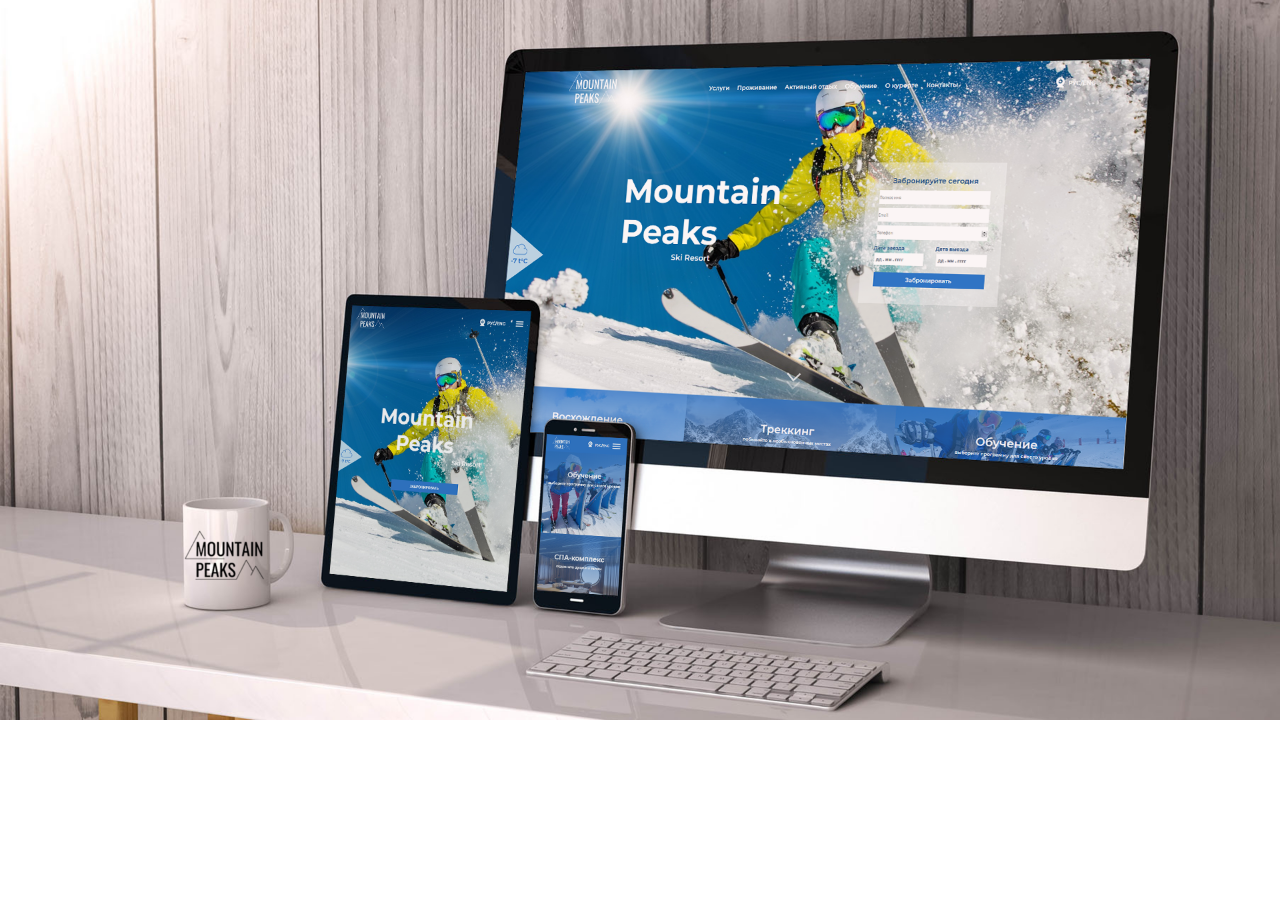
<file: index.html>
<!DOCTYPE html>
<html lang="ru">
    <head>
        <title>Ski resort project group #9</title>
        <meta charset="UTF-8">
        <meta name="viewport" content="width=device-width, initial-scale=1">

        <link href="https://fonts.googleapis.com/css?family=Montserrat:300,400,600&amp;subset=latin-ext" rel="stylesheet">

        <!-- CSS -->
        <link href="css/presentation.css" rel="stylesheet">

        <!-- JS -->
        <script src="js/modernizr-2.8.3.min.js"></script>
        <script src="js/jquery-3.2.1.min.js"></script>
    </head>
    <body>
        <div class="site" id="page">

            <section class="hero-section hero-section--image clearfix clip">
                <div class="hero-section__wrap">
                    <div class="hero-section__option">
                        <img src="images/mockupskiresort.png" alt="Hero section image">
                    </div>
                    
                    <div class="container">
                        <div class="row">
                            <div class="offset-lg-2 col-lg-8">
                                <div class="title-01 title-01--11 text-center">
                                    <h2 class="title__heading">
                                        <span>Мы</span>
                                        <strong class="hero-section__words">
                                            <span class="title__effect is-visible">команда</span>
                                            <span class="title__effect">креативны</span>
                                            <span class="title__effect">свободны</span>
                                            <span class="title__effect">лучшие</span>
                                        </strong>
                                    </h2>
                                    <div class="title__description">Над проектом "Горнолыжный курорт" работала лучшая команда разработчиков!</div>

                                    <ul class="project">
                                        <li><a href="https://vk.com/id91965594" target="_blank"><img src="images/puzankevich.jpg"><p>Пузанкевич Александр<br><strong>лидер</strong> (программист)</p></a></li>
                                        <li><a href="https://vk.com/v.fomin1998" target="_blank"><img src="images/fomin.jpg"><p>Фомин Владимир<br><strong>верстка</strong></p></a></li>
                                        <li><a href="https://vk.com/ellensummers" target="_blank"><img src="images/pudovkina.jpg"><p>Пудовкина Наталья<br><strong>дизайн</strong></p></a></li>
                                    </ul>

                                    <div class="title__description">Мы любим свое дело!</div>

                                    <a href="https://github.com/Web-developer-Alexander/Ski-resort-site" target="_blank"><img class="github" src="images/GitHub-Mark-Light-64px.png" alt="github"></a>

                                    <div class="title__action"><a href="http://kursyweb.ru/2019-2/project9/main.html" class="btn btn-success">Смотреть проект</a></div>

                                </div>
                            </div>
                        </div>
                    </div>
                </div>
            </section>
        </div>

        <!-- JS -->
        <script src="js/animate-headline.js"></script>
        <script src="js/main.js"></script>
    </body>
</html>
</file>
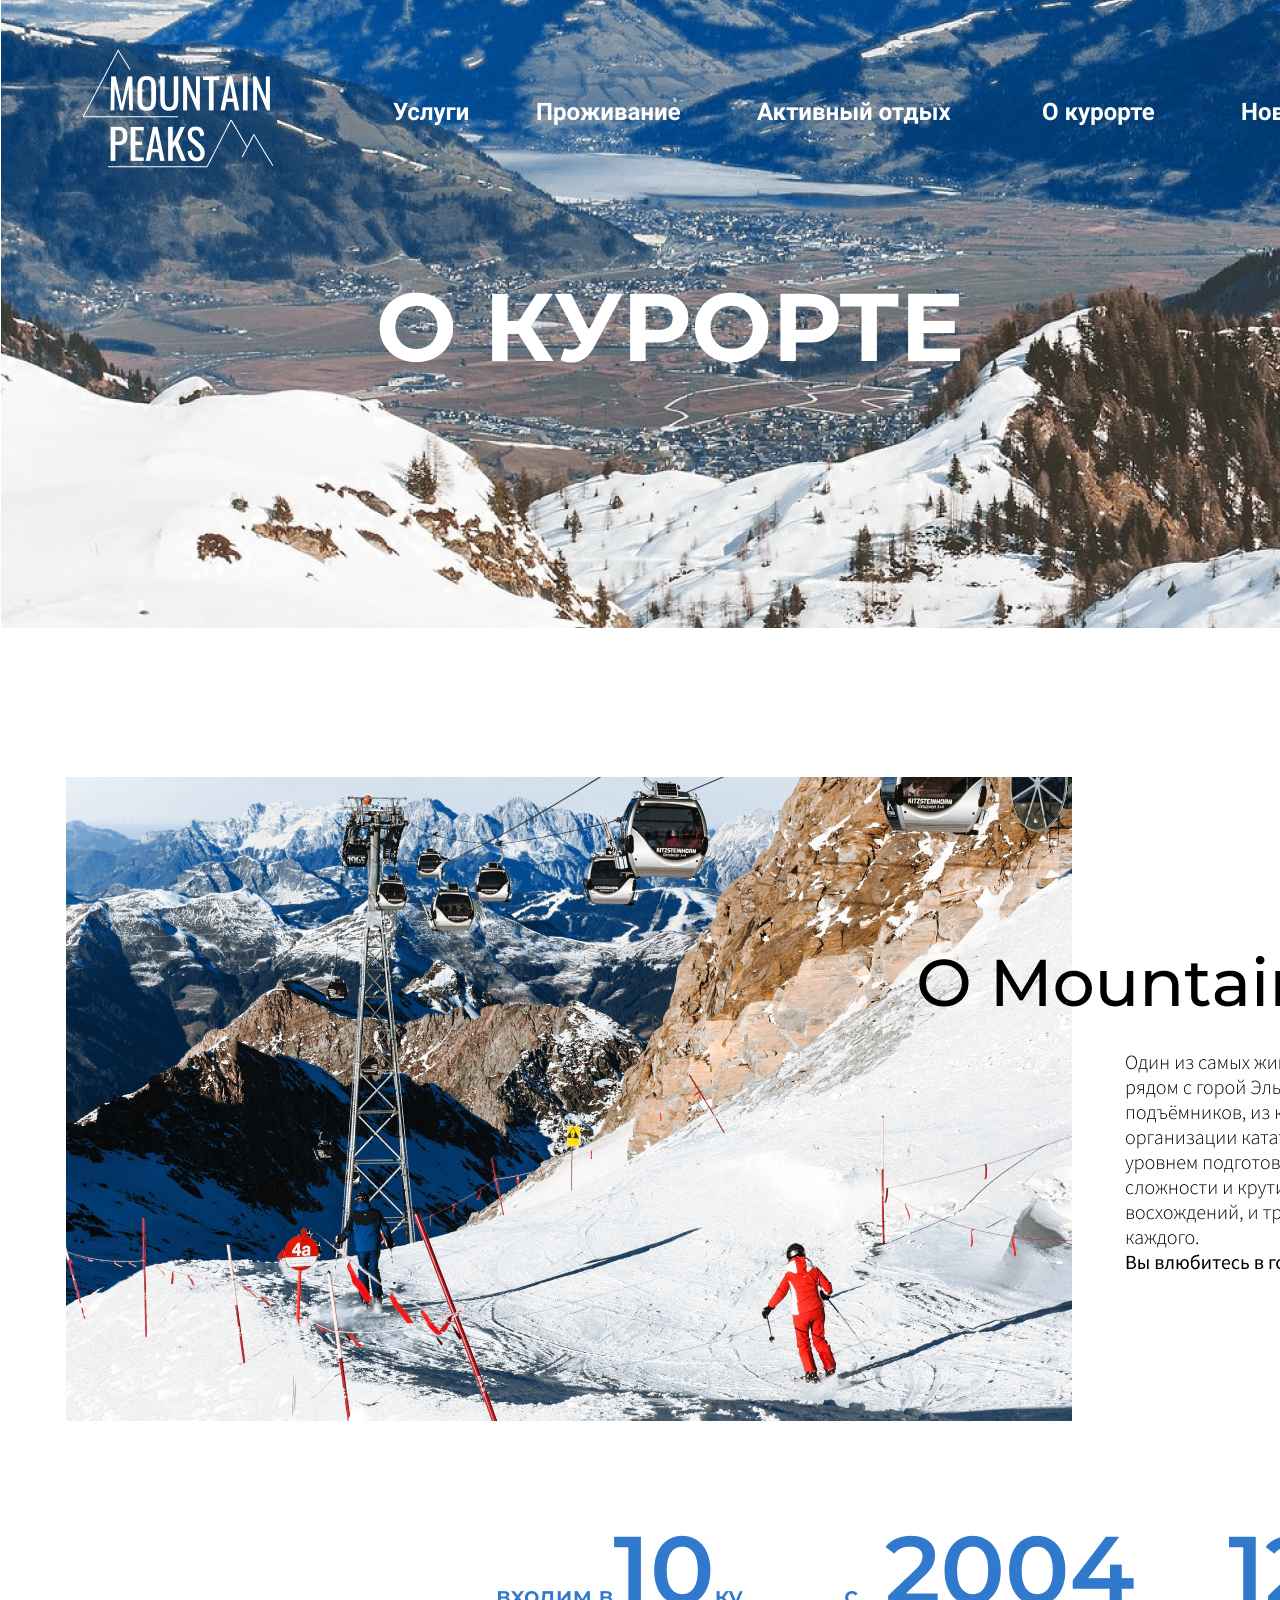
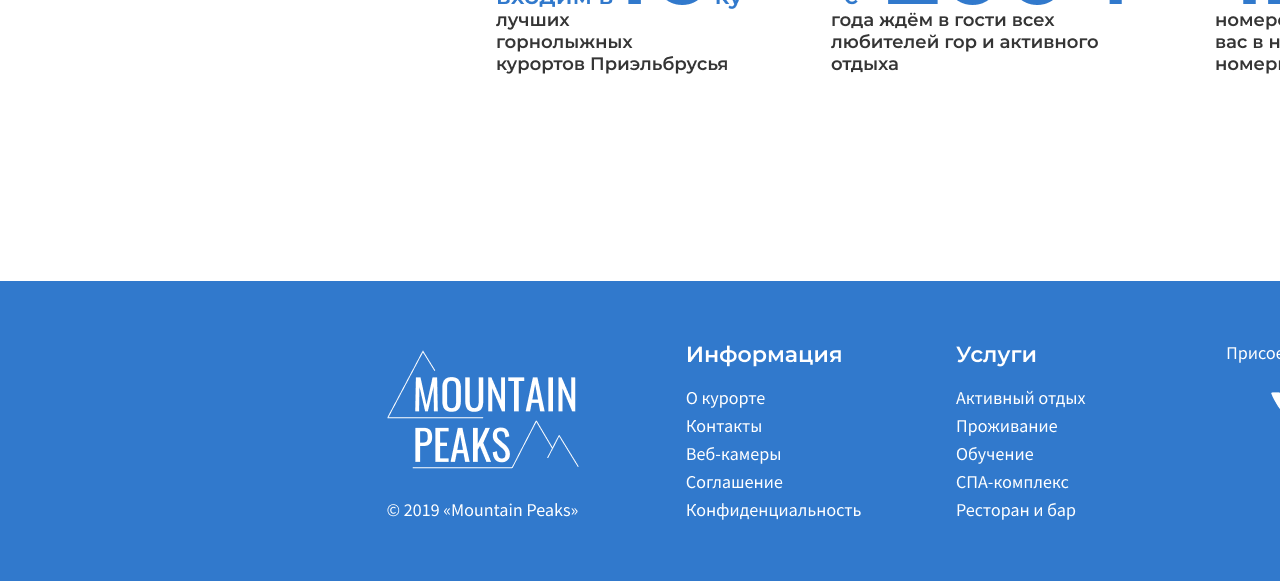
<file: about.html>
<!DOCTYPE html>
<html lang="ru">
<head>
	<meta charset="UTF-8">
	<meta name="viewport" content = "width=device-width, initial-scale=1">
	<title>О горнолыжном курорте Mountain Peaks</title>
	<link rel="stylesheet" type="text/css" href="css/normalize.css">
	<link rel="stylesheet" type="text/css" href="css/style.css">
	<link crossorigin='anonymous' href='https://use.fontawesome.com/releases/v5.8.2/css/all.css' integrity='sha384-oS3vJWv+0UjzBfQzYUhtDYW+Pj2yciDJxpsK1OYPAYjqT085Qq/1cq5FLXAZQ7Ay' rel='stylesheet'/>
	<link href="https://fonts.googleapis.com/css?family=Montserrat:100,200,300,400,500,600,700|Source+Sans+Pro:300,400,600,700&display=swap&subset=cyrillic,cyrillic-ext" rel="stylesheet">
	<link rel="icon" href="images/logo-black.png">
	<meta name="theme-color" content="#3179CC">
	<meta name='robots' content='noindex,follow' />
</head>
<body>

<a href="main.html"><img src="images/about-the-resort.png" alt=""></a>

</body>
</html>
</file>
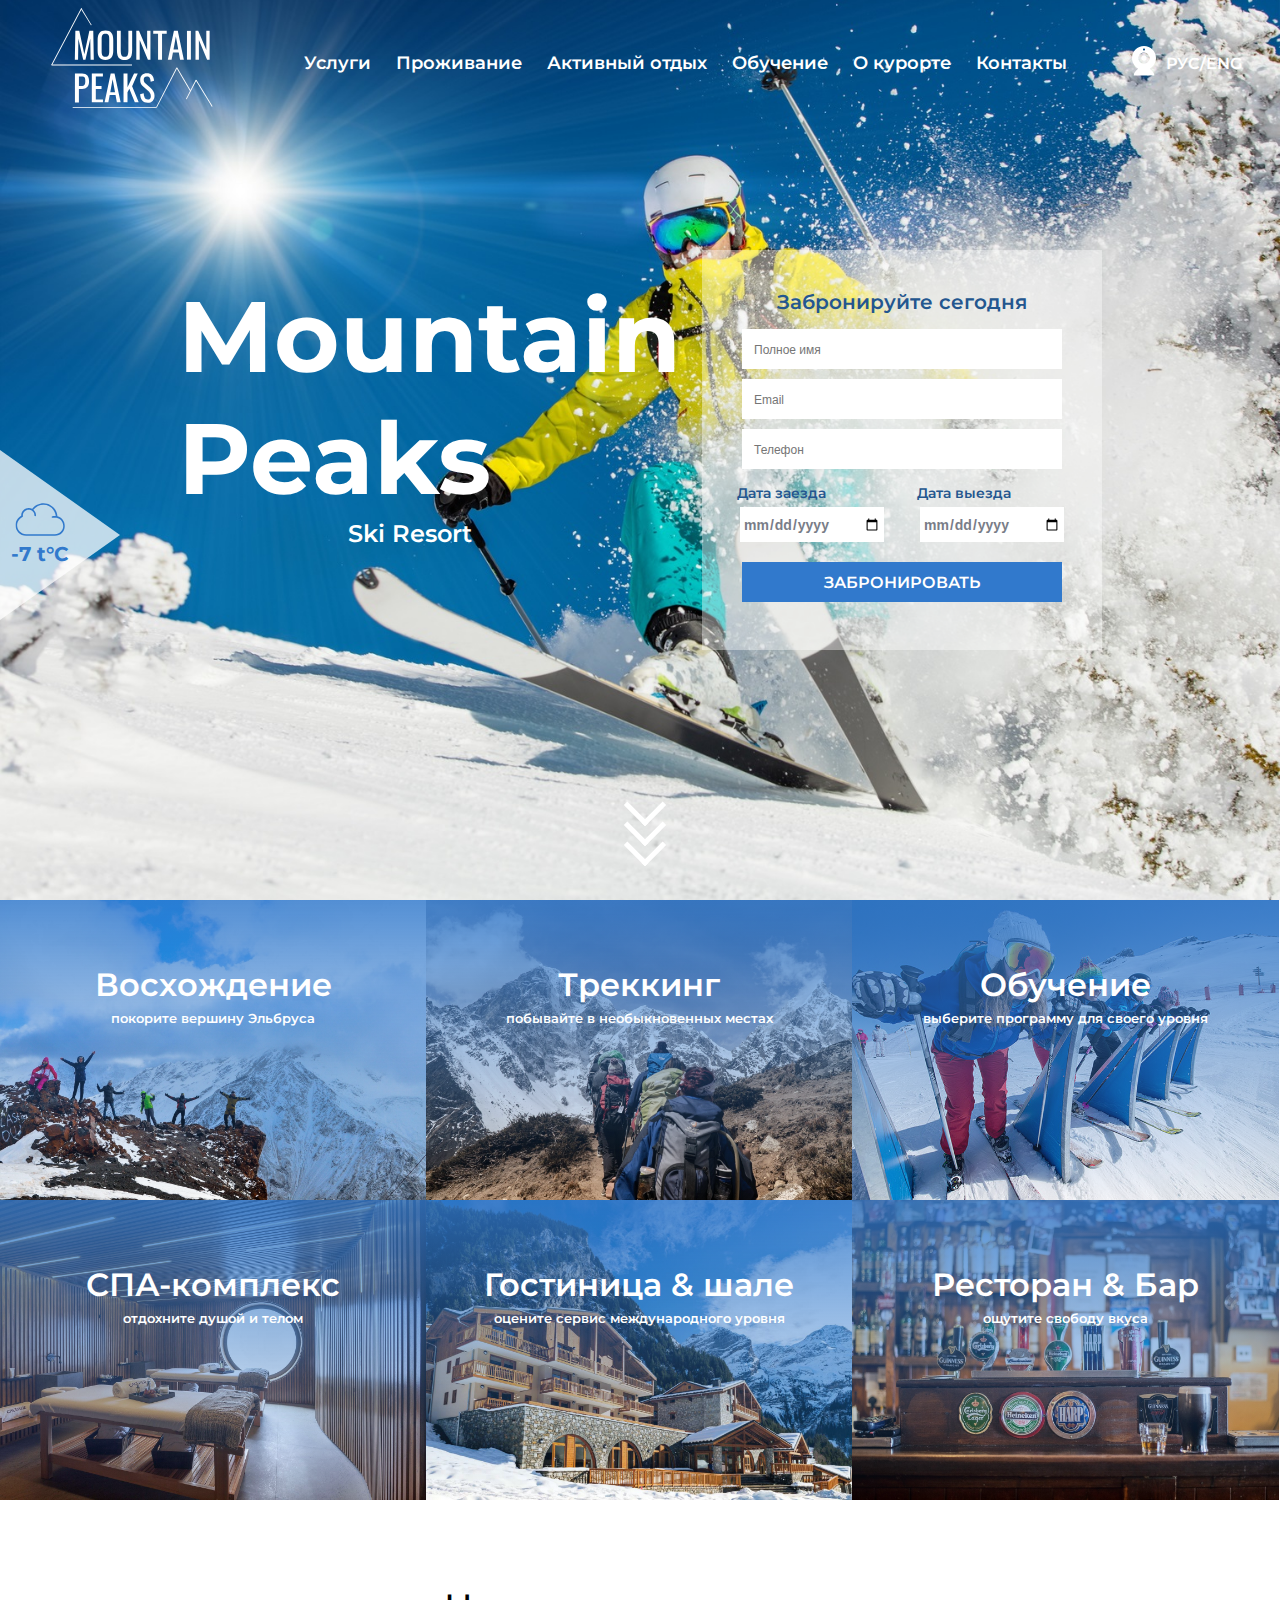
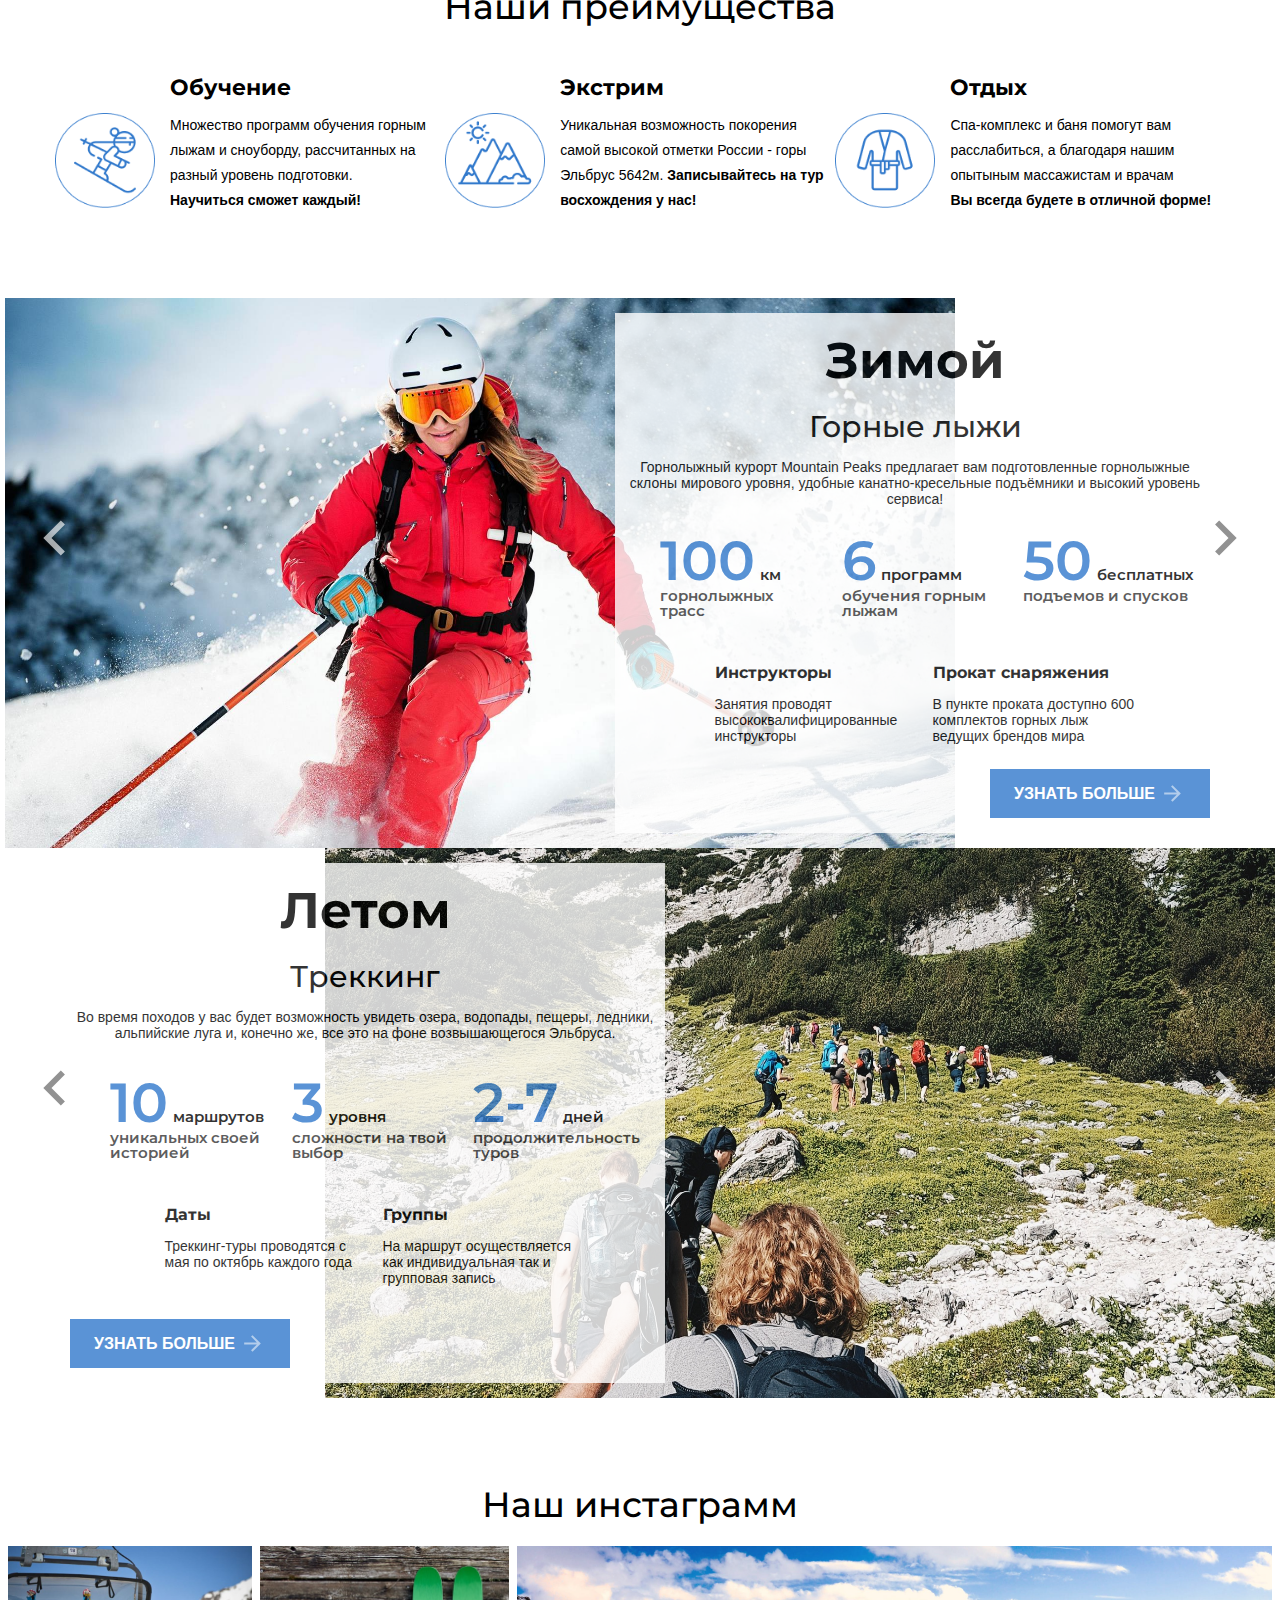
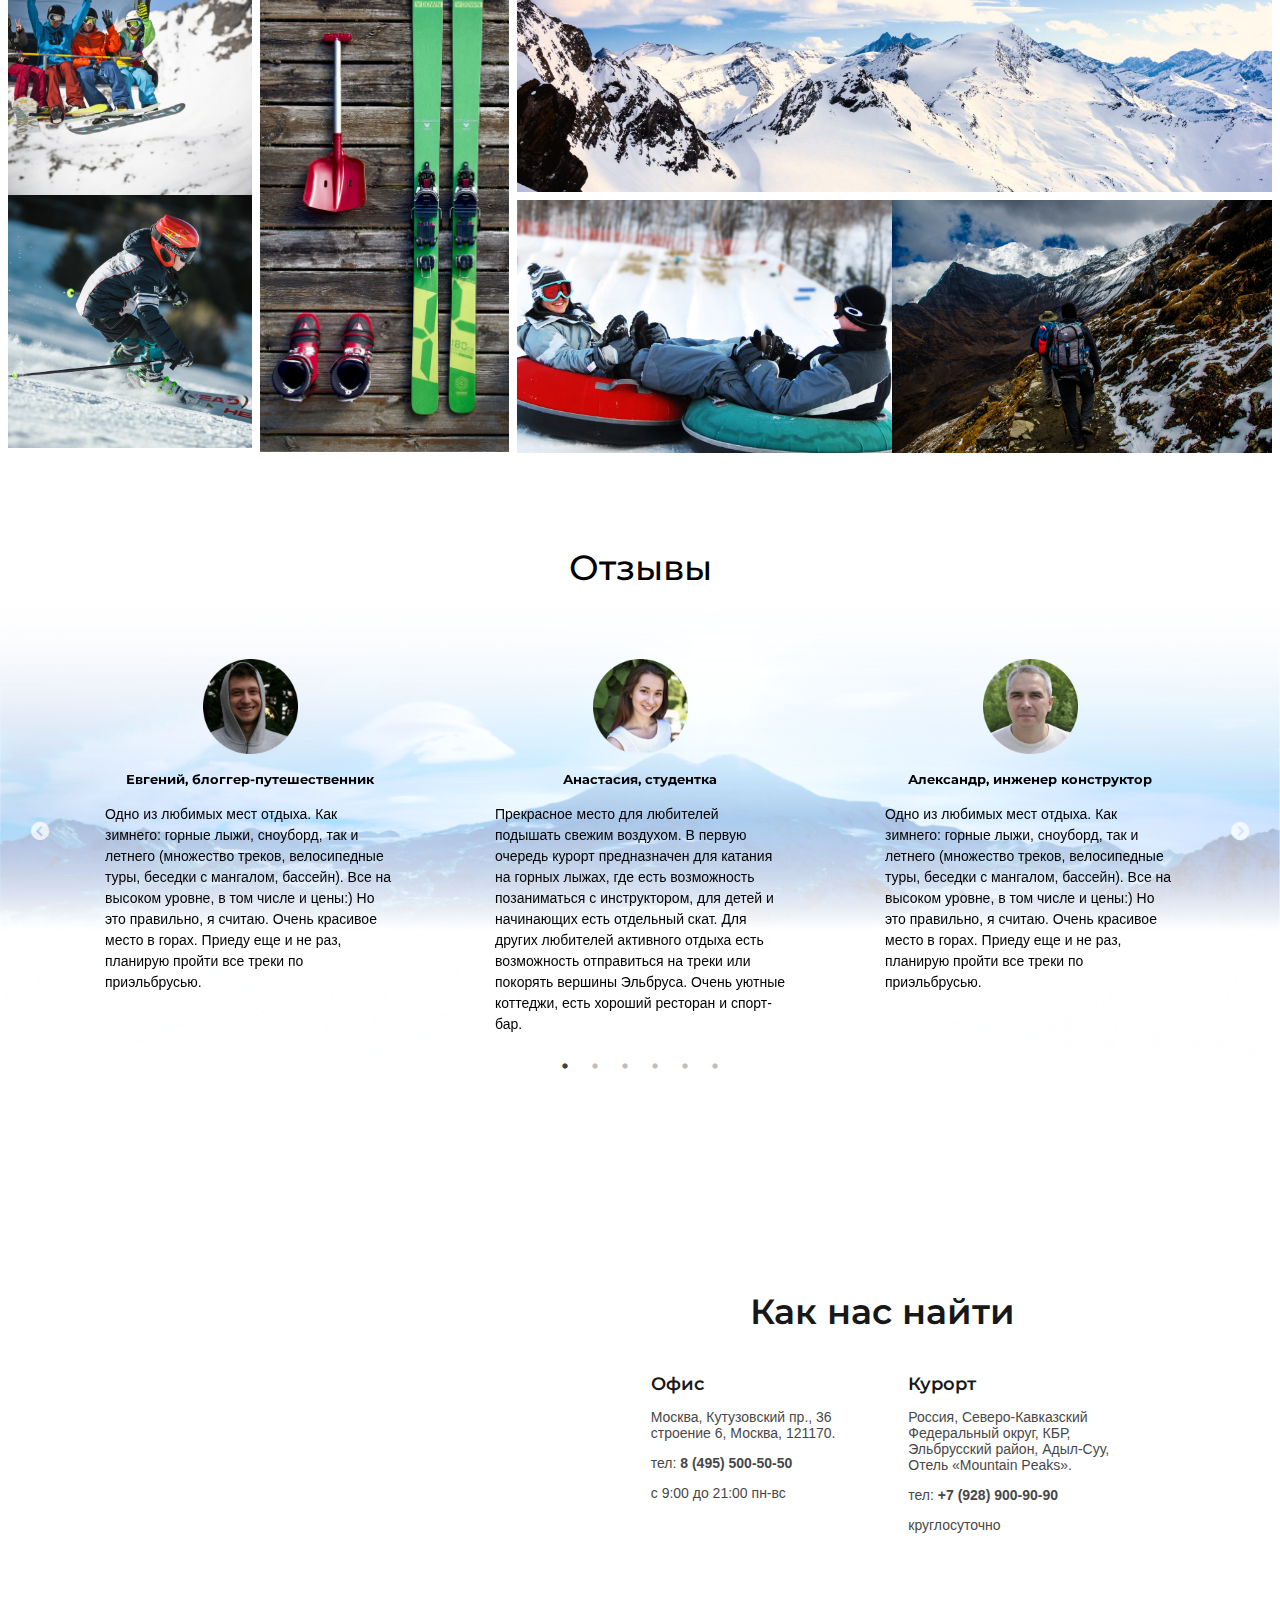
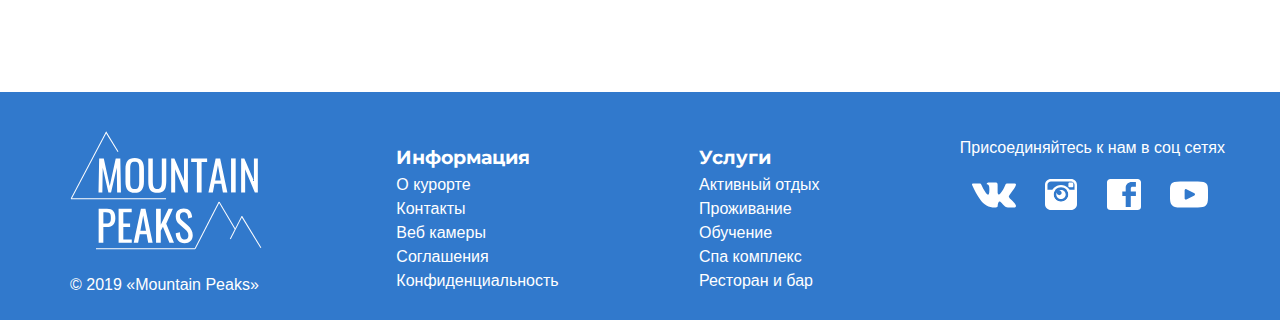
<file: main.html>
<!DOCTYPE html>
<html lang="ru">
<head>
	<meta charset="UTF-8">
	<meta name="viewport" content = "width=device-width, initial-scale=1">
	<title>Горнолыжный курорт Mountain Peaks</title>
	<link rel="stylesheet" type="text/css" href="css/normalize.css">
	<link rel="stylesheet" type="text/css" href="css/style.css">
	<link rel="stylesheet" type="text/css" href="js/slick/slick.css"/>
	<link rel="stylesheet" type="text/css" href="js/slick/slick-theme.css"/>
	<link crossorigin='anonymous' href='https://use.fontawesome.com/releases/v5.8.2/css/all.css' integrity='sha384-oS3vJWv+0UjzBfQzYUhtDYW+Pj2yciDJxpsK1OYPAYjqT085Qq/1cq5FLXAZQ7Ay' rel='stylesheet'/>
	<link href="https://fonts.googleapis.com/css?family=Montserrat:100,200,300,400,500,600,700|Source+Sans+Pro:300,400,600,700&display=swap&subset=cyrillic,cyrillic-ext" rel="stylesheet">
	<link rel="icon" href="images/logo-black.png">
	<meta name="theme-color" content="#3179CC">
</head>
<body>
<div class="page">
<div class="main" id="main__page">
	<header class="header" id="header">
			<div class="header__inner">
				<a class="header__logo" id="logo" href="main.html"><img src="images/svg/logo.svg" alt="logo"></a>
				<nav class="nav" id="nav">
					<a class = "nav__link" href="#blocks" data-scroll="#blocks">Услуги</a>
					<a class = "nav__link" href="residence.html">Проживание</a>
					<a class = "nav__link" href="trekking.html">Активный отдых</a>
					<a class = "nav__link" href="#">Обучение</a>
					<a class = "nav__link" href="about.html">О курорте</a>
					<a class = "nav__link" href="#contacts" data-scroll="#contacts">Контакты</a>
				</nav>
				<div class="header__right">
					<a href="#" class="vpop" data-type="youtube" data-id="wH3GwjmBCwA" data-autoplay='true'><img src="images/svg/camera.svg" alt="web-camera"></a>
					<div class="video-popup-overlay"></div>
						<div class="video-popup-container">
						  <div class="video-popup-close" class="fade">&#10006;</div>
						  <div class="video-popup-iframe-container">
						    <iframe class="video-popup-iframe" src="" width="100%" height="100%" frameborder="0"></iframe>
						  </div>
						</div>
					<p>рус/eng</p>
				</div>
				<button class="nav__toggle" id="nav__toggle" type="button">
					<span class="nav__toggle__item"></span>
				</button>
			</div>
	</header>
	<div class="container">
		<div class="main__triangle">
			<img src="images/svg/cloud.svg" alt="cloud">
			<span>-7 t°C</span>
		</div>
		<div class="main__arrows">
			<a href="#" data-scroll="#blocks">
				<!-- <img src="images/svg/arrow.svg" alt="arrow"> -->
				<span></span>
				<span></span>
				<span></span>
			</a>
		</div>
		<div class="main__content">
			<div class="main__text">
				<h1 class="main__title">Mountain<br>Peaks</h1>
				<div class="main__subtitle">Ski Resort</div>
			</div>
			<form action="url" method="post" class="form">
				<div class="form__title">Забронируйте сегодня</div>
				<input type="text" name="name" placeholder="Полное имя">
				<input type="text" name="email" placeholder="Email">
				<input type="number" name="telephone" placeholder="Телефон">
				<div class="form__date">
	                <div class="form__date__item">
	                	<div class="label"><label>Дата заезда</label></div>
						<div class="input"><input type="date" name="data_one"></div>
					</div>
					<div class="form__date__item">
	                	<div class="label"><label>Дата выезда</label></div>
						<input type="date" name="data_two">
					</div>
				</div>
				<div class="input-submit"><input type="submit" name="button" value="Забронировать"></div>
			</form>
			<button class="input-submit-mobile" onclick="openForm()">Забронировать</button>
			<form action="url" method="post" class="booking-form" id="bookingForm">
				<div class="booking-form__title">Забронируйте сегодня</div>
				<input type="text" name="name" placeholder="Полное имя">
				<input type="text" name="email" placeholder="Email">
				<input type="number" name="telephone" placeholder="Телефон">
				<div class="booking-form__date">
	                <div class="booking-form__date__item">
	                	<div class="booking-label"><label>Дата заезда</label></div>
						<div class="input"><input type="date" name="data_one"></div>
					</div>
					<div class="booking-form__date__item">
	                	<div class="booking-label"><label>Дата выезда</label></div>
						<input type="date" name="data_two">
					</div>
				</div>
				<div class="booking-input-submit">
					<input type="submit" name="button" value="Забронировать">
					<span class="booking-btn" onclick="closeForm()">Забронирую позже</span>
				</div>
			</form>
		</div>
	</div>
</div>

<div class="blocks" id="blocks">
	<a href="#" class="blocks__item--1 blocks__item">
		<div class="blocks__content">
			<div class="blocks__title">Восхождение</div>
			<div class="blocks__text">покорите вершину Эльбруса</div>
			<div class="blocks__info">Закажите услугу сегодня и получите скидку…</div>
		</div>
	</a>
	<a href="trekking.html" class="blocks__item--2 blocks__item">
		<div class= "blocks__content">
			<div class="blocks__title">Треккинг</div>
			<div class="blocks__text">побывайте в необыкновенных местах</div>
			<div class="blocks__info">Закажите услугу сегодня и получите скидку, подробнее…</div>
		</div>
	</a>
	<a href="#" class="blocks__item--3 blocks__item">
		<div class="blocks__content">
			<div class="blocks__title">Обучение</div>
			<div class="blocks__text">выберите программу для своего уровня</div>
			<div class="blocks__info">Закажите услугу сегодня и получите скидку…</div>
		</div>
	</a>
	<a href="#" class="blocks__item--4 blocks__item">
		<div class="blocks__content">
			<div class="blocks__title">СПА-комплекс</div>
			<div class="blocks__text">отдохните душой и телом</div>
			<div class="blocks__info">Сегодня на все SPA-процедуры скидка 20%…</div>
		</div>
	</a>
	<a href="#" class="blocks__item--5 blocks__item">
		<div class="blocks__content">
			<div class="blocks__title">Гостиница & шале</div>
			<div class="blocks__text">оцените сервис международного уровня</div>
			<div class="blocks__info">Комфортабельные номера различных категорий...</div>
		</div>
	</a>
	<a href="#" class="blocks__item--6 blocks__item">
		<div class="blocks__content">
			<div class="blocks__title">Ресторан & Бар</div>
			<div class="blocks__text">ощутите свободу вкуса</div>
			<div class="blocks__info">Скидка 50% на всю винную карту...</div>
		</div>
	</a>
</div>

<div class="advantage">
	<div class="container">
		<div class="advantage__content">
			<h2 class="section__title">Наши преимущества</h2>
			<div class="advantage__blocks">
				<div class="advantage__item">
					<div class="advantage__item__content">
						<img src="images/advantage/лыжник.png" alt="" class="advantage__photo">
	                    <div class="advantage__text"><h3 class="advantage__item__title">Обучение</h3>Множество программ обучения горным лыжам и сноуборду, рассчитанных на разный уровень подготовки.<br><strong>Научиться сможет каждый!</strong></div>
                    </div>
				</div>
				<div class="advantage__item">
					<div class="advantage__item__content">
						<img src="images/advantage/горы.png" alt="" class = "advantage__photo">
	                    <div class="advantage__text"><h3 class="advantage__item__title">Экстрим</h3>Уникальная возможность покорения самой выcокой отметки России - горы Эльбрус 5642м. <strong>Записывайтесь на тур восхождения у нас!</strong></div>
                    </div>
				</div>
				<div class="advantage__item">
					<div class="advantage__item__content">
						<img src="images/advantage/халат.png" alt="" class = "advantage__photo">
	                    <div class="advantage__text"><h3 class="advantage__item__title">Отдых</h3>Спа-комплекс и баня помогут вам расслабиться, а благодаря нашим опытыным массажистам и врачам <br><strong>Вы всегда будете в отличной форме!</strong></div>
                    </div>
				</div>
			</div>
		</div>
	</div>
</div>


<div class="season season--winter">
	<div class="slide">
		<div class="season__item">
			<img src="images/season/1.jpg" class="season__image season__image--winter" alt="">
			<div class="season__field season__field--winter">
				<div class="season__header">
					<h2 class="season__title">Зимой</h2>
					<h3 class="season__subtitle">Горные лыжи</h3>
					<p class="season__text">Горнолыжный курорт Mountain Peaks предлагает вам подготовленные горнолыжные склоны мирового уровня, удобные канатно-кресельные подъёмники и высокий уровень сервиса!</p>
				</div>
				<div class="season__content">
					<div class="season__content__icon">
						<p><span>100</span><strong>км</strong> горнолыжных<br>трасс</p>
					</div>
					<div class="season__content__icon">
						<p><span>6</span><strong>программ</strong><br>обучения горным лыжам</p>
					</div>
					<div class="season__content__icon">
						<p><span>50</span><strong>бесплатных</strong><br>подъемов и спусков</p>
					</div>
					<div class="season__content__text">
						<h4>Инструкторы</h4>
						<p class="season__text season__text--align">Занятия проводят высококвалифицированные инструкторы</p>
					</div>
					<div class="season__content__text">
						<h4>Прокат снаряжения</h4>
						<p class="season__text season__text--align">В пункте проката доступно 600 комплектов горных лыж  ведущих брендов мира</p>
					</div>
				</div>
				<button class="button--winter">Узнать больше<img src="images/season/forward.svg" alt=""></button>
			</div>
		</div>
	</div>
	<div class="slide">
		<div class="season__item">
			<img src="images/season/2.jpg" class="season__image season__image--winter" alt="">
			<div class="season__field season__field--winter">
				<div class="season__header">
					<h2 class="season__title">Зимой</h2>
					<h3 class="season__subtitle">Сноубординг</h3>
					<p class="season__text">Вы можете записаться к тренеру на индивидуальное занятия или прийти в нашу школу сноубординга, с тремя новыми программами для новичков, любителей и профи!</p>
				</div>
				<div class="season__content">
					<div class="season__content__icon">
						<p><span>120</span><br>сноубордов<br>на ваш выбор</p>
					</div>
					<div class="season__content__icon">
						<p><span>3</span><strong>программы</strong><br>обучения в <br>школе</p>
					</div>
					<div class="season__content__icon">
						<p><span>8</span><strong>трасс</strong><br>различных уровней сложности</p>
					</div>
					<div class="season__content__text ">
						<h4>Сноуборды</h4><p class="season__text season__text--align">200 сноубордов ведущих производителей в прокате</p>
					</div>
					<div class="season__content__text">
						<h4>Соревнования</h4><p class="season__text season__text--align">Cоревнования с  призами в которых может поучаствовать каждый!</p>
					</div>
				</div>
				<button class="button--winter">Узнать больше<img src="images/season/forward.svg" alt=""></button>
			</div>
		</div>
	</div>
	<div class="slide">
		<div class="season__item">
			<img src="images/season/3.jpg" class="season__image season__image--winter" alt="">
			<div class="season__field season__field--winter">
				<div class="season__header">
					<h2 class="season__title">Зимой</h2>
					<h3 class="season__subtitle">Каток</h3>
					<p class="season__text">Приглашаем насладиться катанием на коньках на открытом катке всей семьей. В темное время суток каток освещается по периметру.Если у вас нет своих коньков, вы всегда можете воспользоваться услугами нашего проката.</p>
				</div>
				<div class="season__content">
					<div class="season__content__icon">
						<p><span>24</span><strong>часа</strong><br>каток открыт<br>для вас</p>
					</div>
					<div class="season__content__icon">
						<p><span>3</span><strong>занятия</strong><br>с тренером<br>бесплатно</p>
					</div>
					<div class="season__content__icon season__content__icon--infinity">
						<p><span class="infinity">30</span><strong>размеров</strong><br>коньков на ваш выбор</p>
					</div>
					<div class="season__content__text">
						<h4>Услуги</h4>
						<p class="season__text season__text--align">Оказываем услуги по затачиванию ваших коньков прямо возле катка</p>
					</div>
					<div class="season__content__text">
						<h4>Летом</h4>
						<p class="season__text season__text--align">В летнее время на каток работает в режиме роллердрома</p>
					</div>
				</div>
				<button class="button--winter">Узнать больше<img src="images/season/forward.svg" alt=""></button>
			</div>
		</div>
	</div>
</div>
<div class="season season--summer">
	<div class="slide">
		<div class="season__item">
			<img src = "images/season/4.jpg" class="season__image season__image--summer" alt="">
			<div class="season__field season__field--summer">
				<div class="season__header">
					<h2 class="season__title">Летом</h2>
					<h3 class="season__subtitle">Треккинг</h3>
					<p class="season__text">Во время походов у вас будет возможность увидеть озера, водопады, пещеры, ледники, альпийские луга и, конечно же, все это на фоне возвышающегося Эльбруса.</p>
				</div>
				<div class="season__content">
					<div class="season__content__icon">
						<p><span>10</span><strong>маршрутов</strong><br>уникальных своей<br>историей</p>
					</div>
					<div class="season__content__icon">
						<p><span>3</span><strong>уровня</strong><br>сложности на твой выбор</p>
					</div>
					<div class="season__content__icon">
						<p><span>2-7</span><strong>дней</strong><br>продолжительность туров</p>
					</div>
					<div class="season__content__text">
						<h4>Даты</h4>
						<p class="season__text season__text--align">Треккинг-туры проводятся с<br> мая по октябрь  каждого года</p>
					</div>
					<div class="season__content__text">
						<h4>Группы</h4>
						<p class="season__text season__text--align">На маршрут осуществляется как индивидуальная так и групповая запись</p>
					</div>
				</div>
				<button class="button--summer">Узнать больше<img src="images/season/forward.svg" alt=""></button>
			</div>
		</div>
	</div>
	<div class="slide">
		<div class="season__item">
			<img src = "images/season/5.jpg" class="season__image season__image--summer" alt="">
			<div class="season__field season__field--summer">
				<div class="season__header">
					<h2 class="season__title">Летом</h2>
					<h3 class="season__subtitle">Туры на электровелосипедах</h3>
					<p class="season__text"> Благодаря помощи электромотора доступными становятся маршруты, о которых на обычном велосипеде нельзя было и подумать.Путешествуйте по горам с удовольствием при любом уровне подготовки!</p>
				</div>
				<div class="season__content">
					<div class="season__content__icon">
						<p><span>5</span><strong>трасс</strong><br>по горной<br>местности</p>
					</div>
					<div class="season__content__icon">
						<p><span>7</span><strong>видов</strong><br>велосипедов<br>на ваш выбор</p>
					</div>
					<div class="season__content__icon">
						<p><span>178</span><strong>км</strong><br>незабываемых приключений</p>
					</div>
					<div class="season__content__text">
						<h4>Маршруты</h4>
						<p class="season__text season__text--align">Маршруты рассчитаны на любую возрастную категорию, путешествуйте всей семьёй!</p>
					</div>
					<div class="season__content__text">
						<h4>Продолжительность</h4>
						<p class="season__text season__text--align">Продолжительность туров от 1 часа до 7 часов</p>
					</div>
				</div>
				<button class="button--summer">Узнать больше<img src="images/season/forward.svg" alt=""></button>
			</div>
		</div>
	</div>
	<div class="slide">
		<div class="season__item">
			<img src = "images/season/6.jpg" class="season__image season__image--summer" alt="">
			<div class="season__field season__field--summer">
				<div class="season__header">
					<h2 class="season__title">Летом</h2>
					<h3 class="season__subtitle">Восхождение на вершину</h3>
					<p class="season__text">Подъем на вершину горы — это всегда испытание и преодоление. Чтобы оказаться в высочайшей точке Европы, вам предстоит проверить себя на прочность. Научиться ходить в кошках, правильно использовать ледоруб и подготовить организм к пониженному содержанию кислорода.</p>
				</div>
				<div class="season__content">
					<div class="season__content__icon">
						<p><span>9</span><strong>дней</strong><br>тура до вершины</p>
					</div>
					<div class="season__content__icon">
						<p><strong>до</strong><span>15</span><br>человек в группе</p>
					</div>
					<div class="season__content__icon">
						<p><span>3</span><strong>незабываемых</strong><br>рассвета в горах</p>
					</div>
					<div class="season__content__text">
						<h4>Комфорт</h4>
						<p class="season__text season__text--align">Маршрут рассчитан на 9 дней, чтобы ваша акклиматизация прошла максимально комфортно.</p>
					</div>
					<div class="season__content__text">
						<h4>Безопасность</h4>
						<p class="season__text season__text--align">Вы будете под присмотром наших опытных инструкторов</p>
					</div>
				</div>
				<button class="button--summer">Узнать больше<img src="images/season/forward.svg" alt=""></button>
			</div>
		</div>
	</div>
</div>

<div class="container">
	<h2 class="section__title">Наш инстаграмм</h2>
</div>

<div class="insta">
	<div class="insta__col-1">
		<div class="insta__item">
			<img class="insta__image" src="images/gallery/ExportFigma/1.png" alt="">
			<div class="insta__info">
				<div class="insta__title">Посетите наш инстаграмм</div>
				<div class="insta__text">Фото 1</div>
			</div>
		</div>
		<div class="insta__item">
			<img class="insta__image" src="images/gallery/ExportFigma/2.png" alt="">
			<div class="insta__info">
				<div class="insta__title">Посетите наш инстаграмм</div>
				<div class="insta__text">Фото 2</div>
			</div>
		</div>
	</div>

	<div class="insta__col-2">
		<div class="insta__item">
			<img class="insta__image" src="images/gallery/3.png" alt="">
			<div class="insta__info">
				<div class="insta__title">Посетите наш инстаграмм</div>
				<div class="insta__text">Фото 3</div>
			</div>
		</div>
	</div>

	<div class="insta__col-3">
		<div class="insta__item">
			<img class="insta__image" src="images/gallery/ExportFigma/4.png" alt="">
			<div class="insta__info">
				<div class="insta__title">Посетите наш инстаграмм</div>
				<div class="insta__text">Фото 4</div>
			</div>
		</div>
		<div class="insta__col-flex">
			<div class="insta__item">
				<img class="insta__image" src="images/gallery/ExportFigma/5.png" alt="">
				<div class="insta__info">
					<div class="insta__title">Посетите наш инстаграмм</div>
					<div class="insta__text">Фото 5</div>
				</div>
			</div>
			<div class="insta__item">
				<img class="insta__image" src="images/gallery/ExportFigma/6.png" alt="">
				<div class="insta__info">
					<div class="insta__title">Посетите наш инстаграмм</div>
					<div class="insta__text">Фото 6</div>
				</div>
			</div>
		</div>
	</div>

	<div class="insta__col-4">
		<div class="insta__item">
			<img class="insta__image" src="images/gallery/ExportFigma/5.png" alt="">
			<div class="insta__info">
				<div class="insta__title">Посетите наш инстаграмм</div>
				<div class="insta__text">Фото 1</div>
			</div>
		</div>
		<div class="insta__item">
			<img class="insta__image" src="images/gallery/ExportFigma/6.png" alt="">
			<div class="insta__info">
				<div class="insta__title">Посетите наш инстаграмм</div>
				<div class="insta__text">Фото 2</div>
			</div>
		</div>
	</div>
</div>

<!-- <section class="section"> -->
	<h2 class="section__title">Отзывы</h2>
	<div class="section--review">
		<div class="container">
			<div class="reviews">
					<div class="review__item">
						<img class = "review__photo" src="images/review/1.png" alt="">
						<div class="review__name">Евгений, блоггер-путешественник</div>
						<div class="review__text">Одно из любимых мест отдыха. Как зимнего: горные лыжи, сноуборд, так и летнего (множество треков, велосипедные туры, беседки с мангалом, бассейн). Все на высоком уровне, в том числе и цены:) Но это правильно, я считаю. Очень красивое место в горах. Приеду еще и не раз,  планирую пройти все треки по приэльбрусью.</div>
					</div>
					<div class="review__item">
						<img class = "review__photo" src="images/review/2.png" alt="">
						<div class="review__name">Анастасия, студентка</div>
						<div class="review__text">Прекрасное место для любителей подышать свежим воздухом. В первую очередь курорт предназначен для катания на горных лыжах, где есть возможность позаниматься с инструктором, для детей и начинающих есть отдельный скат. Для других любителей активного отдыха есть возможность отправиться на треки или покорять вершины Эльбруса. Очень уютные коттеджи, есть хороший ресторан и спорт-бар.</div>
					</div>
					<div class="review__item">
						<img class = "review__photo" src="images/review/3.png" alt="">
						<div class="review__name">Александр, инженер конструктор</div>
						<div class="review__text">Одно из любимых мест отдыха. Как зимнего: горные лыжи, сноуборд, так и летнего (множество треков, велосипедные туры, беседки с мангалом, бассейн). Все на высоком уровне, в том числе и цены:) Но это правильно, я считаю. Очень красивое место в горах. Приеду еще и не раз,  планирую пройти все треки по приэльбрусью.</div>
					</div>
					<div class="review__item">
						<img class = "review__photo" src="images/review/1.png" alt="">
						<div class="review__name">Евгений, блоггер-путешественник</div>
						<div class="review__text">Одно из любимых мест отдыха. Как зимнего: горные лыжи, сноуборд, так и летнего (множество треков, велосипедные туры, беседки с мангалом, бассейн). Все на высоком уровне, в том числе и цены:) Но это правильно, я считаю. Очень красивое место в горах. Приеду еще и не раз,  планирую пройти все треки по приэльбрусью.</div>
					</div>
					<div class="review__item">
						<img class = "review__photo" src="images/review/2.png" alt="">
						<div class="review__name">Анастасия, студентка</div>
						<div class="review__text">Прекрасное место для любителей подышать свежим воздухом. В первую очередь курорт предназначен для катания на горных лыжах, где есть возможность позаниматься с инструктором, для детей и начинающих есть отдельный скат. Для других любителей активного отдыха есть возможность отправиться на треки или покорять вершины Эльбруса. Очень уютные коттеджи, есть хороший ресторан и спорт-бар.</div>
					</div>
					<div class="review__item">
						<img class = "review__photo" src="images/review/3.png" alt="">
						<div class="review__name">Александр, инженер конструктор</div>
						<div class="review__text">Одно из любимых мест отдыха. Как зимнего: горные лыжи, сноуборд, так и летнего (множество треков, велосипедные туры, беседки с мангалом, бассейн). Все на высоком уровне, в том числе и цены:) Но это правильно, я считаю. Очень красивое место в горах. Приеду еще и не раз,  планирую пройти все треки по приэльбрусью.</div>
					</div>
			</div>
		</div>
	</div>
<!-- </section> -->

<div class="map">
	<div class="googlemaps">
		<iframe src="https://www.google.com/maps/embed?pb=!1m16!1m12!1m3!1d1447490.8336160148!2d43.27012372919565!3d43.14053051752609!2m3!1f0!2f0!3f0!3m2!1i1024!2i768!4f13.1!2m1!1z0KDQvtGB0YHQuNGPLCDQodC10LLQtdGA0L4t0JrQsNCy0LrQsNC30YHQutC40Lkg0KTQtdC00LXRgNCw0LvRjNC90YvQuSDQvtC60YDRg9CzLCDQmtCR0KAsINCt0LvRjNCx0YDRg9GB0YHQutC40Lkg0YDQsNC50L7QvSwg0JDQtNGL0Lst0KHRg9GD!5e0!3m2!1sru!2sru!4v1574368680255!5m2!1sru!2sru" width="100%" height="550" frameborder="0" style="border:0;" allowfullscreen=""></iframe>
	</div>
	<div class="container">
		<div class="map__inner">
			<div class="contacts" id="contacts">
				<h2 class="contacts__title">Как нас найти</h2>
				<div class="contacts__item">
					<h3>Офис</h3>
					<div class="contacts__text">
						<p>Москва, Кутузовский пр., 36 строение 6, Москва, 121170.</p>
						<p>тел: <strong>8 (495) 500-50-50</strong></p>
						<p>с 9:00 до 21:00 пн-вс</p>
					</div>
				</div>
				<div class="contacts__item">
					<h3>Курорт</h3>
					<div class="contacts__text">
						<p>Россия, Северо-Кавказский Федеральный округ, КБР, Эльбрусский район, Адыл-Суу, Отель «Mountain Peaks».</p>
						<p>тел: <strong>+7 (928) 900-90-90</strong></p>
						<p>круглосуточно</p>
					</div>
				</div>
			</div>
		</div>
	</div>
</div>

<footer class="footer">
	<div class="container">
		<div class="footer__content">
			<div class="footer__logo">
				<img src="images/svg/logo.svg" alt="">
				<p>© 2019 «Mountain Peaks»</p>
			</div>
			<div class="footer__text">
				<h3>Информация</h3>
				<a href="#" >О курорте</a>
				<a href="#" >Контакты</a>
				<a href="#" >Веб камеры</a>
				<a href="#" >Соглашения</a>
				<a href="#" >Конфиденциальность</a>
			</div>
			<div class="footer__text">
				<h3>Услуги</h3>
				<a href="#" >Активный отдых</a>
				<a href="#" >Проживание</a>
				<a href="#" >Обучение</a>
				<a href="#" >Спа комплекс</a>
				<a href="#" >Ресторан и бар</a>
			</div>
			<div class="footer__icons">
				<p>Присоединяйтесь к нам в соц сетях</p>
				<div class="icons">
					<a class = "icons__item" href=""><img src="images/svg/VK.svg" alt=""></a>
					<a class = "icons__item" href=""><img src="images/svg/Instagram.svg" alt=""></a>
					<a class = "icons__item" href=""><img src="images/svg/facebook-1.svg" alt=""></a>
					<a class = "icons__item" href=""><img src="images/svg/youtube.svg" alt=""></a>
				</div>
			</div>
		</div>
	</div>
</footer>
</div>
<script src="js/jquery-3.2.1.min.js"></script>
<script src="js/slick/slick.min.js"></script>
<script src="js/main.js"></script>
</body>
</html>
</file>
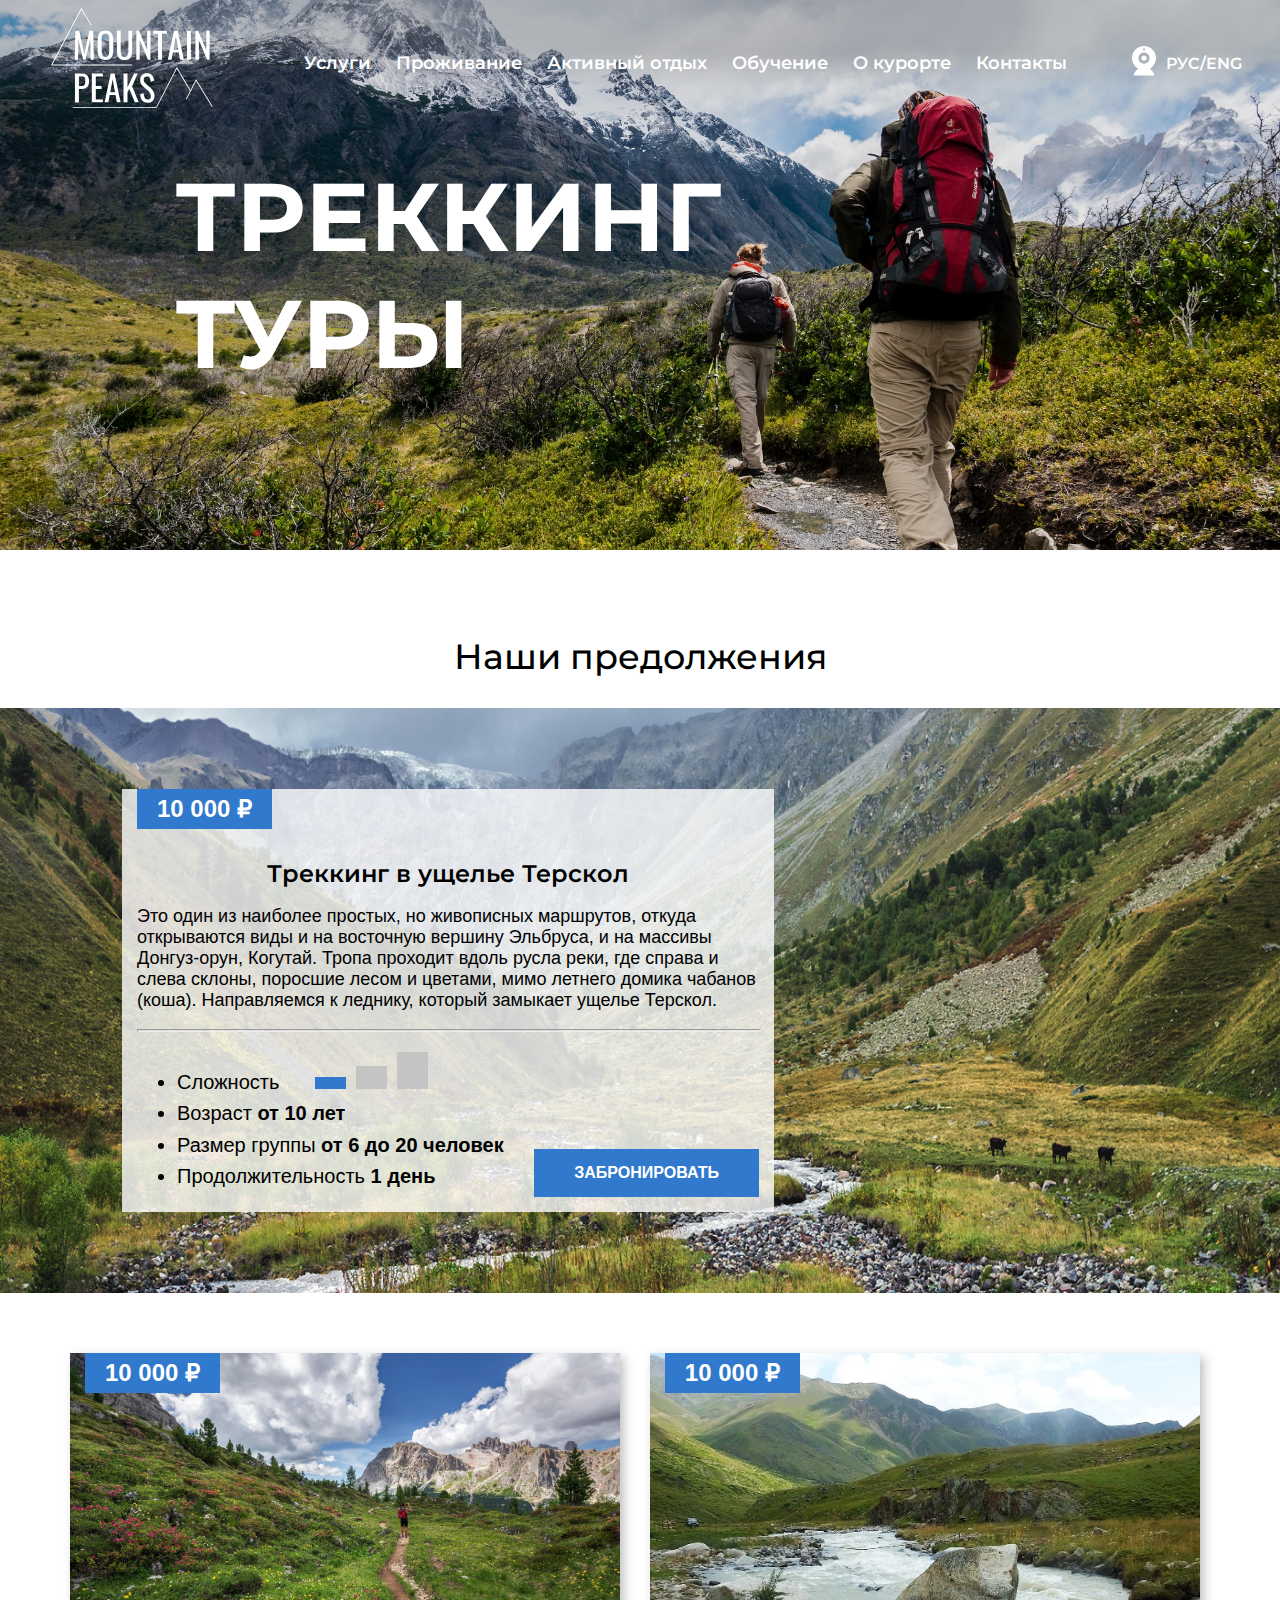
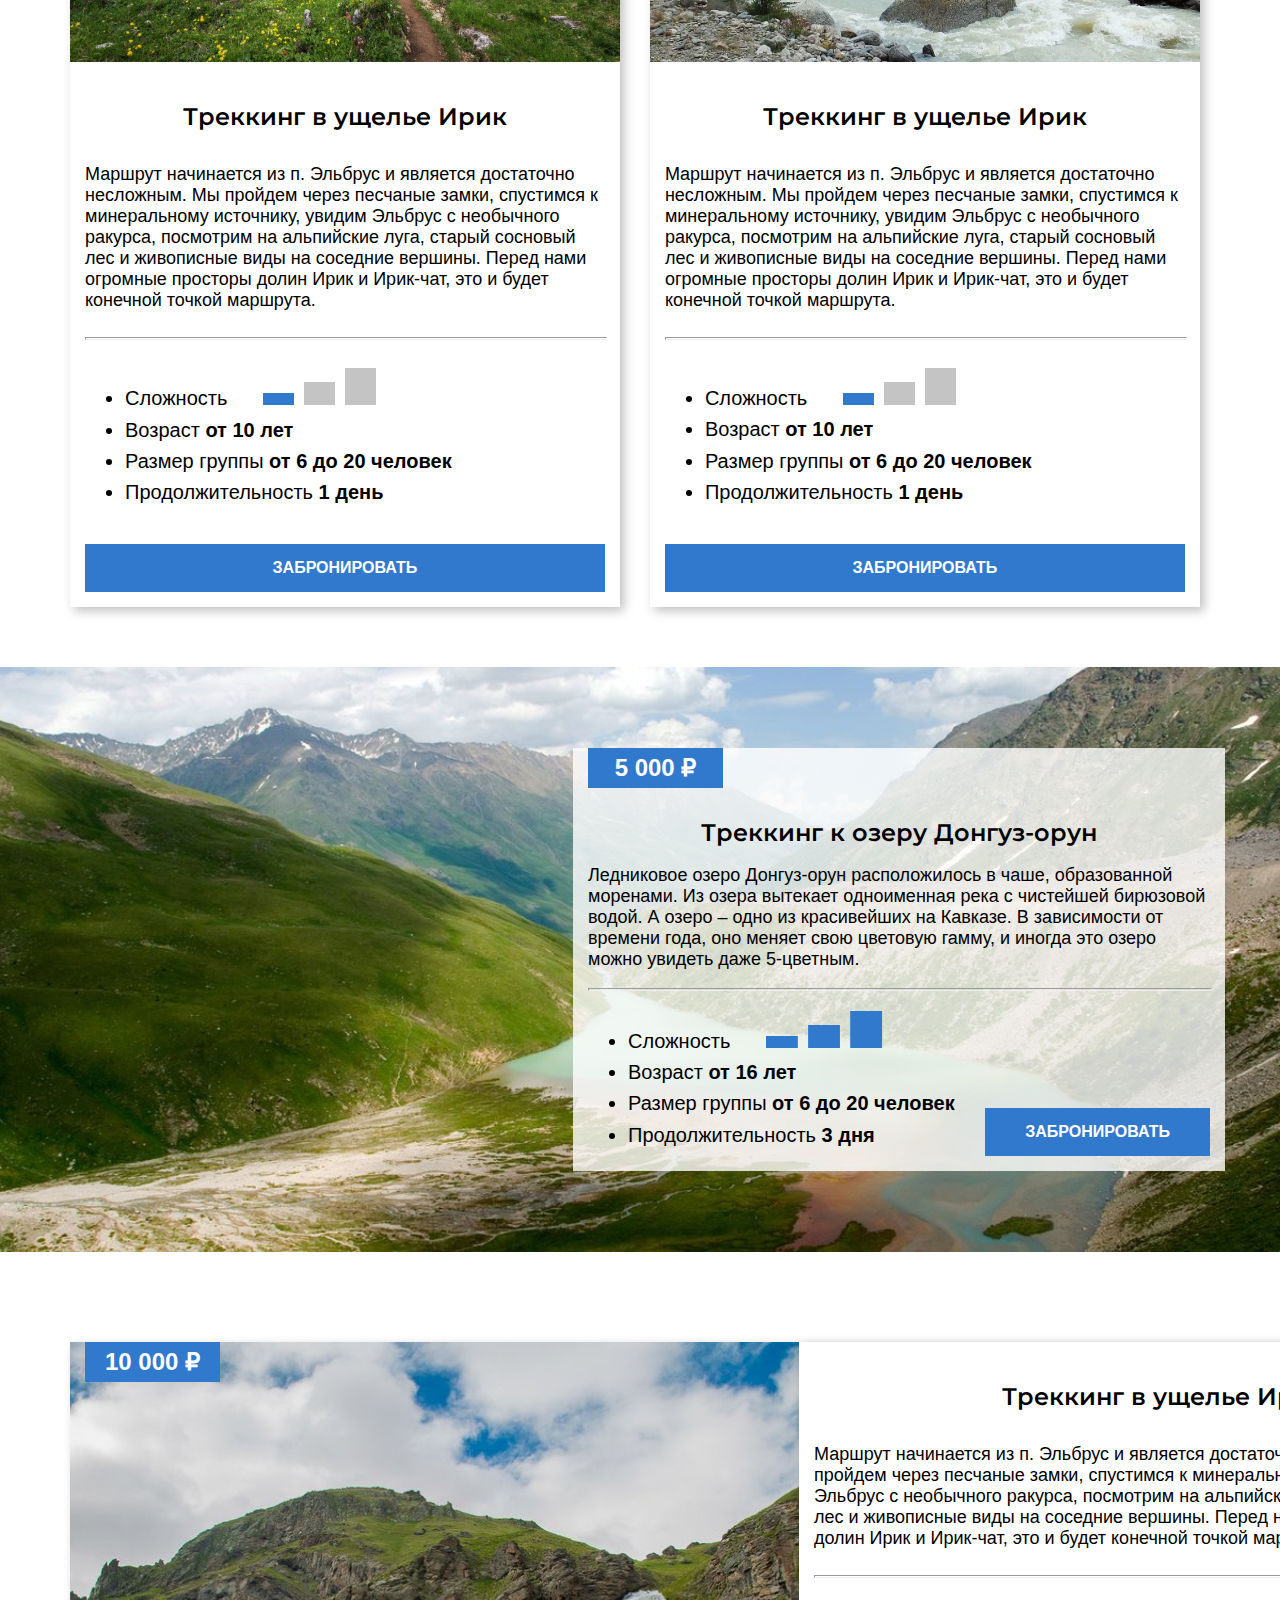
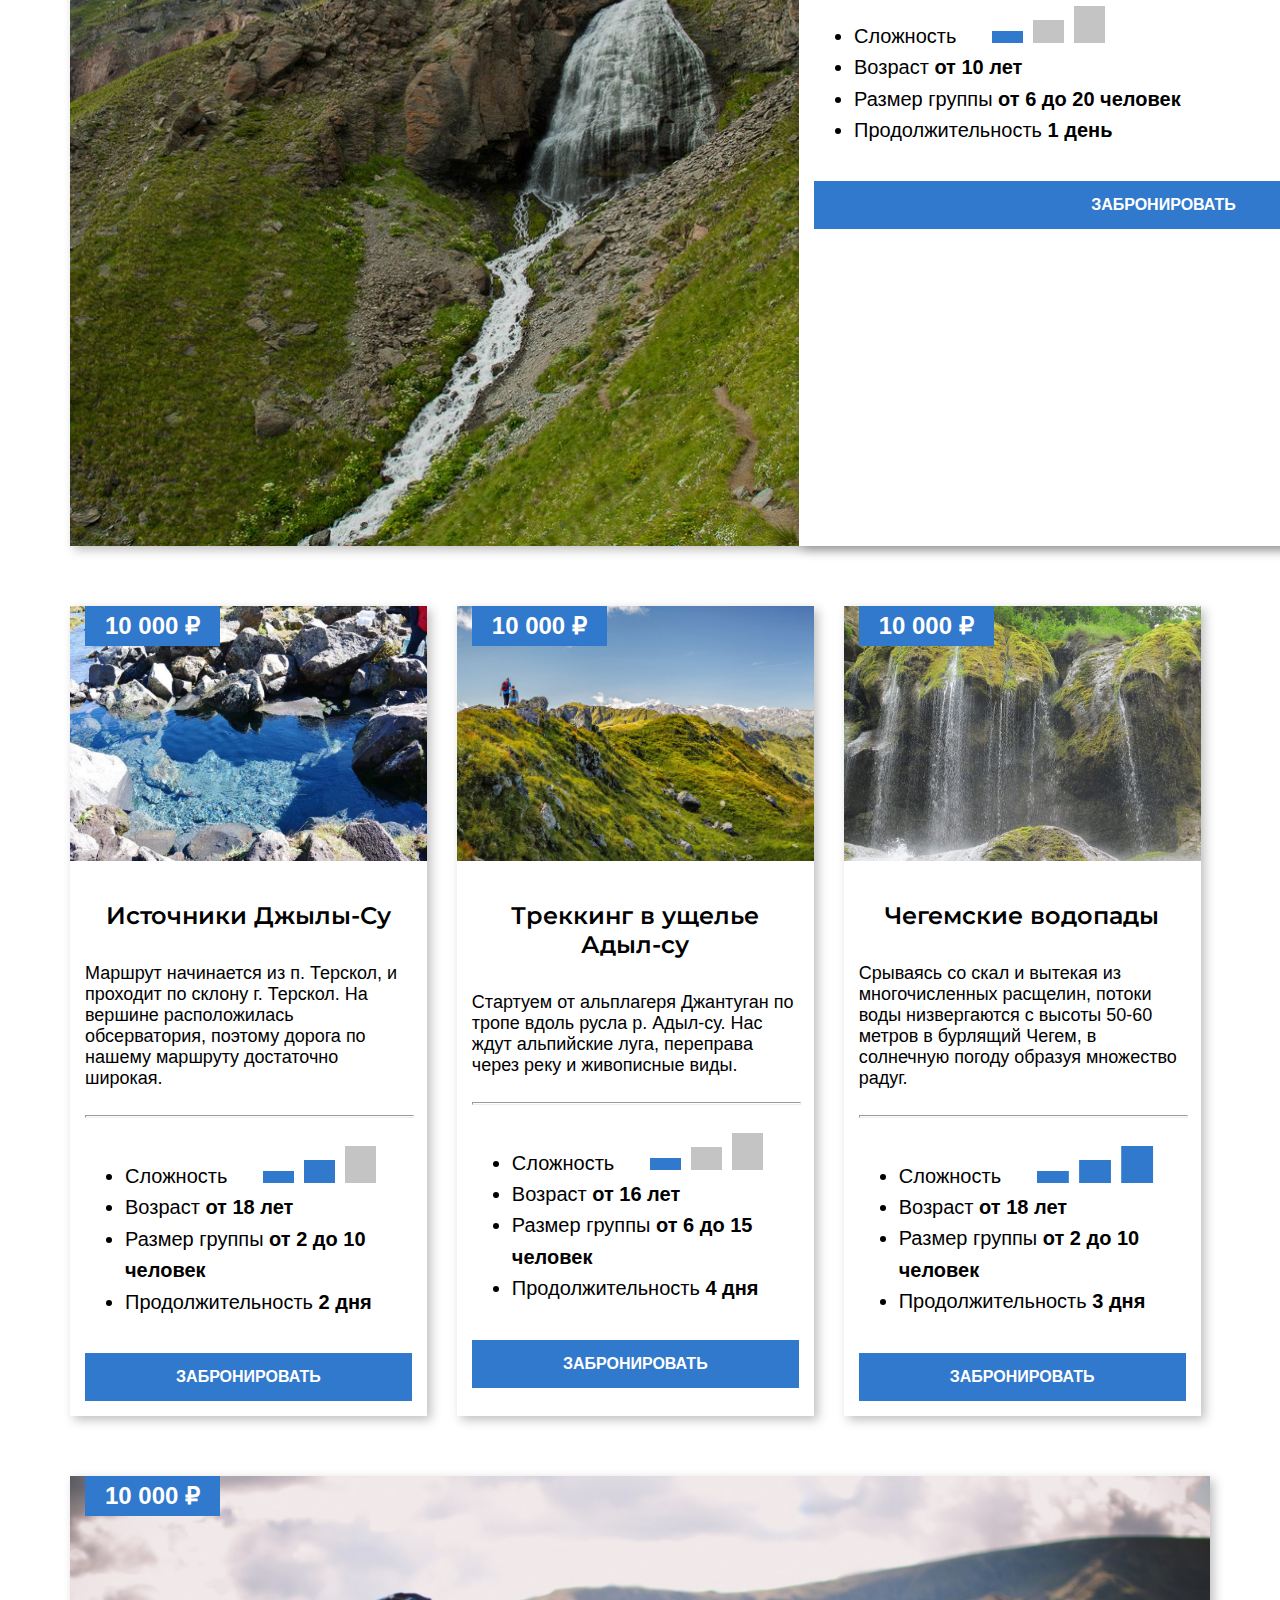
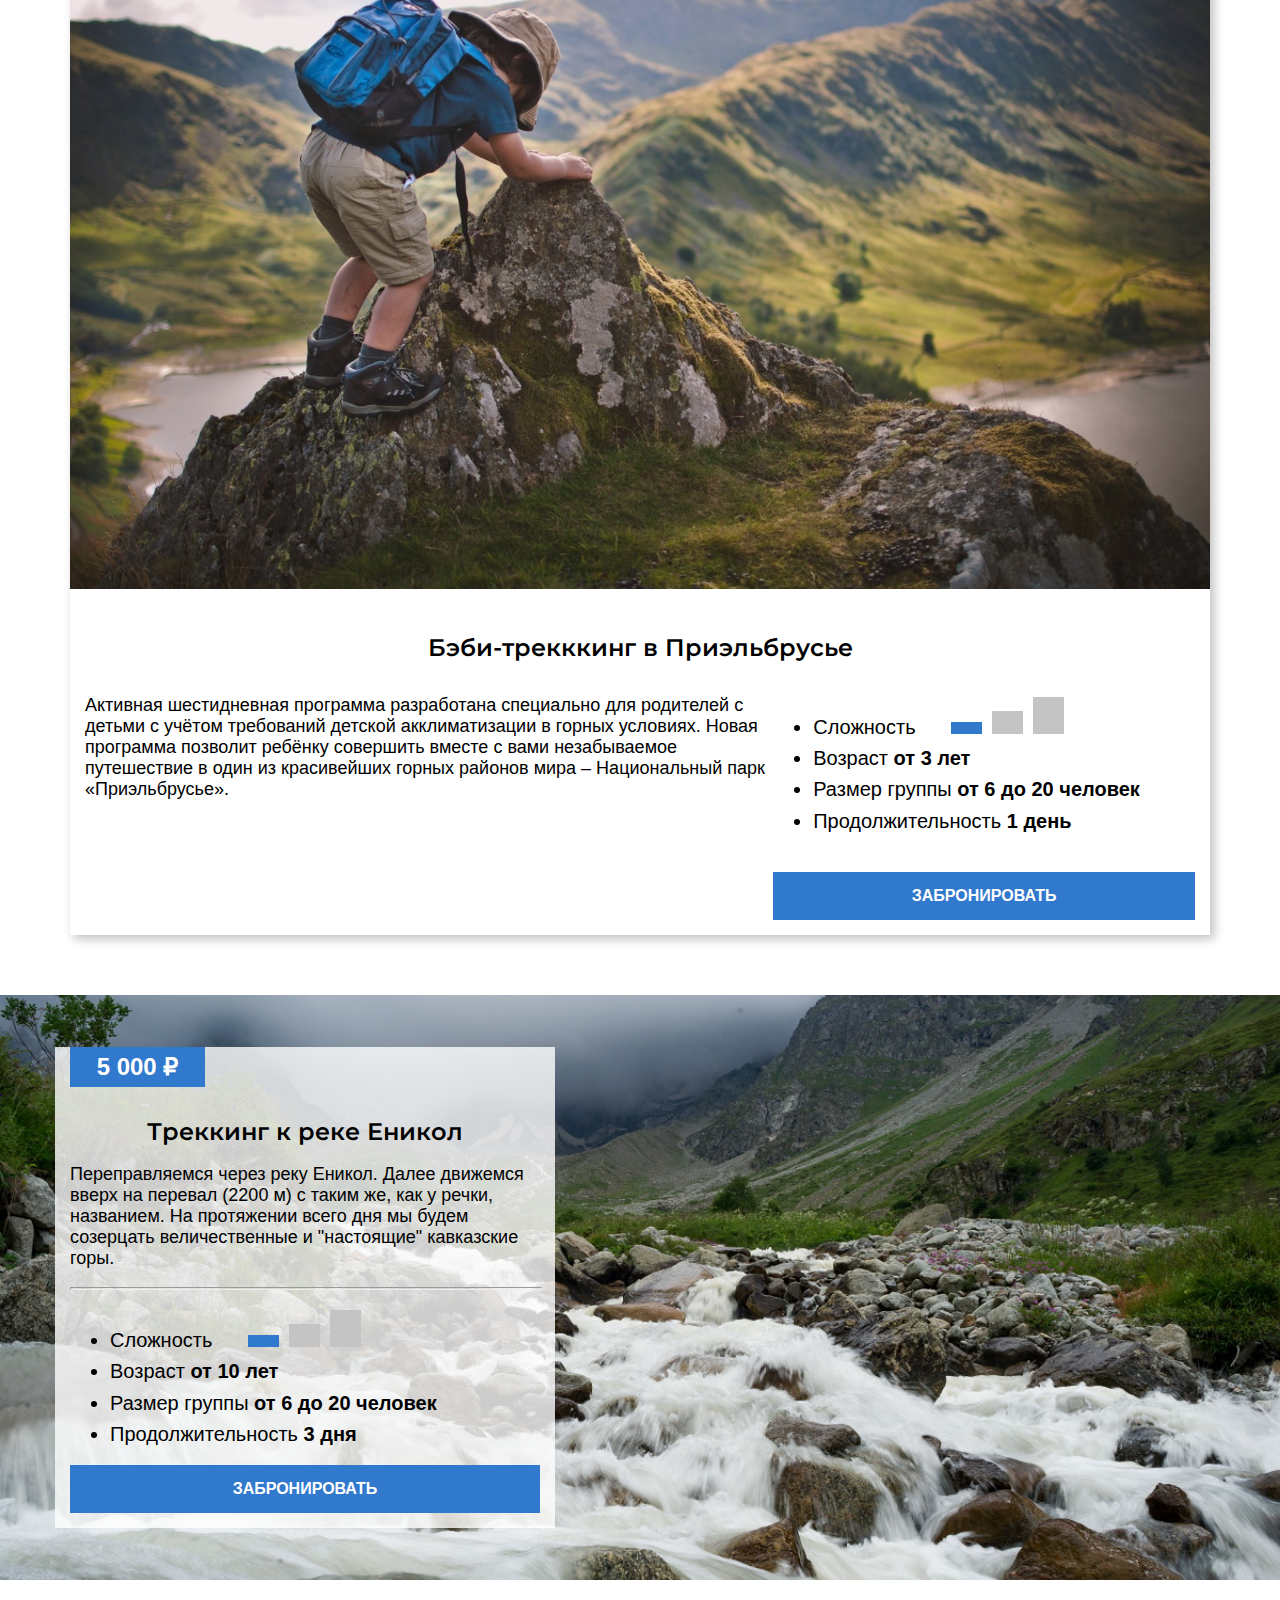
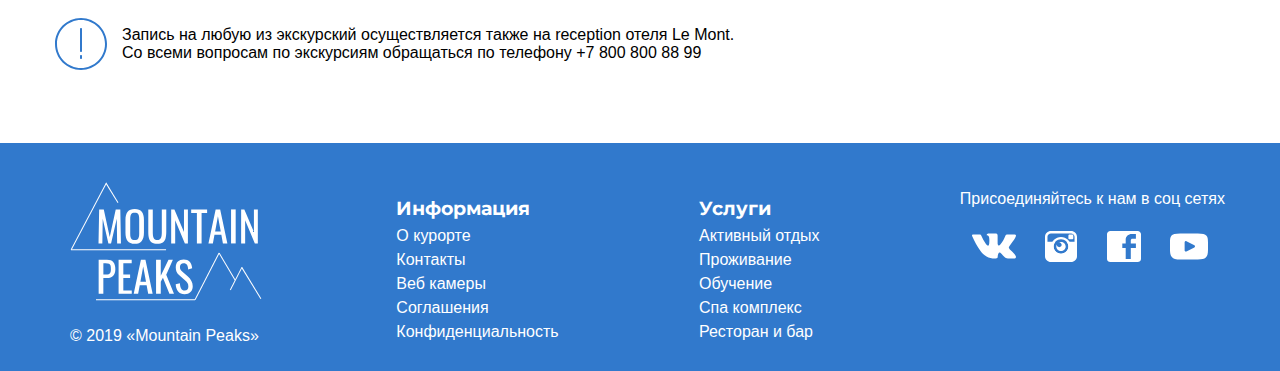
<file: trekking.html>
<!DOCTYPE html>
<html lang="ru">
<head>
	<meta charset="UTF-8">
	<meta name="viewport" content = "width=device-width, initial-scale=1">
	<title>Треккинг туры в Mountain Peaks</title>
	<link rel="stylesheet" type="text/css" href="css/normalize.css">
	<link rel="stylesheet" type="text/css" href="css/style.css">
	<link rel="stylesheet" type="text/css" href="js/slick/slick.css"/>
	<link rel="stylesheet" type="text/css" href="js/slick/slick-theme.css"/>
	<link crossorigin='anonymous' href='https://use.fontawesome.com/releases/v5.8.2/css/all.css' integrity='sha384-oS3vJWv+0UjzBfQzYUhtDYW+Pj2yciDJxpsK1OYPAYjqT085Qq/1cq5FLXAZQ7Ay' rel='stylesheet'/>
	<link href="https://fonts.googleapis.com/css?family=Montserrat:100,200,300,400,500,600,700|Source+Sans+Pro:300,400,600,700&display=swap&subset=cyrillic,cyrillic-ext" rel="stylesheet">
	<link rel="icon" href="images/logo-black.png">
	<meta name="theme-color" content="#3179CC">
</head>
<body>
<div class="page">
<div class="main__trekking" id = "main__page">
	<header class="header" id = "header">
			<div class="header__inner">
				<a class="header__logo" id = "logo" href="main.html"><img src="images/svg/logo.svg" alt="logo"></a>
				<nav class="nav" id ="nav" >
					<a class = "nav__link" href="http://kursyweb.ru/2019-2/project9/main.html#blocks">Услуги</a>
					<a class = "nav__link" href="residence.html">Проживание</a>
					<a class = "nav__link" href="trekking.html">Активный отдых</a>
					<a class = "nav__link" href="main.html">Обучение</a>
					<a class = "nav__link" href="about.html">О курорте</a>
					<a class = "nav__link" href="http://kursyweb.ru/2019-2/project9/main.html#contacts">Контакты</a>
				</nav>
				<div class="header__right">
					<a href="#" class="vpop" data-type="youtube" data-id="wH3GwjmBCwA" data-autoplay='true'><img src="images/svg/camera.svg" alt="web-camera"></a>
					<div class="video-popup-overlay"></div>
						<div class="video-popup-container">
						  <div class="video-popup-close" class="fade">&#10006;</div>
						  <div class="video-popup-iframe-container">
						    <iframe class="video-popup-iframe" src="" width="100%" height="100%" frameborder="0"></iframe>
						  </div>
						</div>
					<p>рус/eng</p>
				</div>
				<button class="nav__toggle" id = "nav__toggle" type="button">
					<span class="nav__toggle__item"></span>
				</button>
			</div>
	</header>
	<div class="container">
		<div class="trekking">
			<h2 class="trekking__title">ТРЕККИНГ<br>ТУРЫ</h2>
		</div>
	</div>
	</div>
	<h2 class="section__title">Наши предолжения</h2>
	<div class="first__tour fullscreen">
	<div class="tour__container">
			<div class="tour__field tour__field--first">
				<div class="price--block">10 000 ₽ </div>
				<h4 class="tour__title">Треккинг в ущелье Терскол</h4>
				<p class="tour__text">Это один из наиболее простых, но живописных маршрутов, откуда открываются виды и на восточную вершину Эльбруса, и на массивы Донгуз-орун, Когутай. Тропа проходит вдоль русла реки, где справа и слева склоны, поросшие лесом и цветами, мимо летнего домика чабанов (коша). Направляемся к леднику, который замыкает ущелье Терскол.</p>
				<hr>
				<ul class="tour__character">
					<li>Сложность <img class="img_tour_char" src="images/svg/easy.svg" alt=""></li>
					<li>Возраст <strong>от 10 лет</strong></li>
					<li>Размер группы <strong>от 6 до 20 человек</strong></li>
					<li>Продолжительность <strong>1 день</strong></li>
				</ul>
				<button class="button--tour btn-trek">Забронировать</button>
			</div>
		</div>
	</div>
	<div class="tour__container">
		<div class="tour__container__wrap">
			<div class="block__tour width-47">
				<div class="overflow">
				<div class="price--block left">10 000 ₽ </div>
				<img  class="tour__image" src="images/trekking/adventure-alps-backpack-554609.jpg" alt="trek1">
				</div>
				<div class="block-tour-field">
					<h4 class="block__tour__title">Треккинг в ущелье Ирик</h4>
					<p class="tour__text">Маршрут начинается из п. Эльбрус и является достаточно несложным. Мы пройдем через песчаные замки, спустимся к минеральному источнику, увидим Эльбрус с необычного ракурса, посмотрим на альпийские луга, старый сосновый лес и живописные виды на соседние вершины. Перед нами огромные просторы долин Ирик и Ирик-чат, это и будет конечной точкой маршрута.</p>
					<hr>
					<ul class="tour__character">
						<li>Сложность <img class="img_tour_char" src="images/svg/easy.svg" alt=""></li>
						<li>Возраст <strong>от 10 лет</strong></li>
						<li>Размер группы <strong>от 6 до 20 человек</strong></li>
						<li>Продолжительность <strong>1 день</strong></li>
					</ul>
					<button class="btn--block btn-trek">Забронировать</button>
				</div>
			</div>
			<div class="block__tour width-47">
				<div class="overflow">
				<div class="price--block left">10 000 ₽ </div>
				<img  class="tour__image" src="images/trekking/162676.jpg" alt="trek1">
				</div>
				<div class="block-tour-field">
					<h4 class="block__tour__title">Треккинг в ущелье Ирик</h4>
					<p class="tour__text">Маршрут начинается из п. Эльбрус и является достаточно несложным. Мы пройдем через песчаные замки, спустимся к минеральному источнику, увидим Эльбрус с необычного ракурса, посмотрим на альпийские луга, старый сосновый лес и живописные виды на соседние вершины. Перед нами огромные просторы долин Ирик и Ирик-чат, это и будет конечной точкой маршрута.</p>
					<hr/>
					<ul class="tour__character">
						<li>Сложность <img class="img_tour_char" src="images/svg/easy.svg" alt=""></li>
						<li>Возраст <strong>от 10 лет</strong></li>
						<li>Размер группы <strong>от 6 до 20 человек</strong></li>
						<li>Продолжительность <strong>1 день</strong></li>
					</ul>
					<button class="btn--block btn-trek">Забронировать</button>
				</div>
			</div>
		</div>
	</div>
	<div class="second__tour fullscreen">
	<div class="tour__container">
			<div class="tour__field tour__field--second">
				<div class="price--block">5 000 ₽ </div>
				<h4 class="tour__title">Треккинг к озеру Донгуз-орун</h4>
				<p class="tour__text">Ледниковое озеро Донгуз-орун расположилось в чаше, образованной моренами. Из озера вытекает одноименная река с чистейшей бирюзовой водой. А озеро – одно из красивейших на Кавказе. В зависимости от времени года, оно меняет свою цветовую гамму, и иногда это озеро можно увидеть даже 5-цветным.</p>
				<hr>
				<ul class="tour__character">
					<li>Сложность <img class="img_tour_char" src="images/svg/hard.svg" alt=""></li>
					<li>Возраст <strong>от 16 лет</strong></li>
					<li>Размер группы <strong>от 6 до 20 человек</strong></li>
					<li>Продолжительность <strong>3 дня</strong></li>
				</ul>
				<button class="button--tour btn-trek">Забронировать</button>
			</div>
		</div>
	</div>
	<div class="tour__container">
			<div class="block__tour flex-d-row margin-top-60">
				<div class="back-picture">
					<div class="price--block left">10 000 ₽ </div>
					<img src="/images/trekking/b473f2809037428e8cce99a82983f9e3.max-1200x800.jpg" style="visibility: hidden;" />
					<!-- <img  class="tour__image" src="images/trekking/adventure-alps-backpack-554609.jpg" alt="trek1"> -->
				</div>
				<div class="block-tour-field-50">
					<h4 class="block__tour__title">Треккинг в ущелье Ирик</h4>
					<p class="tour__text">Маршрут начинается из п. Эльбрус и является достаточно несложным. Мы пройдем через песчаные замки, спустимся к минеральному источнику, увидим Эльбрус с необычного ракурса, посмотрим на альпийские луга, старый сосновый лес и живописные виды на соседние вершины. Перед нами огромные просторы долин Ирик и Ирик-чат, это и будет конечной точкой маршрута.</p>
					<hr>
					<ul class="tour__character">
						<li>Сложность <img class="img_tour_char" src="images/svg/easy.svg" alt=""></li>
						<li>Возраст <strong>от 10 лет</strong></li>
						<li>Размер группы <strong>от 6 до 20 человек</strong></li>
						<li>Продолжительность <strong>1 день</strong></li>
					</ul>
					<button class="btn--block btn-trek">Забронировать</button>
				</div>
			</div>
		</div>
		<div class="tour__container">
		<div class="tour__container__wrap">
			<div class="block__tour width-30">
				<div class="overflow">
				<div class="price--block left">10 000 ₽ </div>
				<img  class="tour__image" src="images/trekking/a112eeas-960.jpg" alt="trek1">
				</div>
				<div class="block-tour-field">
					<h4 class="block__tour__title">Источники Джылы-Су</h4>
					<p class="tour__text">Маршрут начинается из п. Терскол, и проходит по склону г. Терскол. На вершине расположилась обсерватория, поэтому дорога по нашему маршруту достаточно широкая.</p>
					<hr>
					<ul class="tour__character">
						<li>Сложность <img class="img_tour_char" src="images/svg/normal.svg" alt=""></li>
						<li>Возраст <strong>от 18 лет</strong></li>
						<li>Размер группы <strong>от 2 до 10 человек</strong></li>
						<li>Продолжительность <strong>2 дня</strong></li>
					</ul>
					<button class="btn--block btn-trek">Забронировать</button>
				</div>
			</div>
			<div class="block__tour width-30">
				<div class="overflow">
				<div class="price--block left">10 000 ₽ </div>
				<img  class="tour__image" src="images/trekking/ad1ae84550b4aa1aa4123d247e340129.jpg" alt="trek1">
				</div>
				<div class="block-tour-field">
					<h4 class="block__tour__title"> Треккинг в ущелье Адыл-су</h4>
					<p class="tour__text">Стартуем от альплагеря Джантуган по тропе вдоль русла р. Адыл-су. Нас ждут альпийские луга, переправа через реку и живописные виды.</p>
					<hr>
					<ul class="tour__character">
						<li>Сложность <img class="img_tour_char" src="images/svg/easy.svg" alt=""></li>
						<li>Возраст <strong>от 16 лет</strong></li>
						<li>Размер группы <strong>от 6 до 15 человек</strong></li>
						<li>Продолжительность <strong>4 дня</strong></li>
					</ul>
					<button class="btn--block btn-trek">Забронировать</button>
				</div>
			</div>
			<div class="block__tour width-30" id="w100">
				<div class="overflow">
				<div class="price--block left">10 000 ₽ </div>
				<img  class="tour__image" src="images/trekking/slider25-1400x720.jpg" alt="trek1">
				</div>
				<div class="block-tour-field">
					<h4 class="block__tour__title">Чегемские водопады</h4>
					<p class="tour__text">Срываясь со скал и вытекая из многочисленных расщелин, потоки воды низвергаются с высоты 50-60 метров в бурлящий Чегем, в солнечную погоду образуя множество радуг.</p>
					<hr>
					<ul class="tour__character">
						<li>Сложность <img class="img_tour_char" src="images/svg/hard.svg" alt=""></li>
						<li>Возраст <strong>от 18 лет</strong></li>
						<li>Размер группы <strong>от 2 до 10 человек</strong></li>
						<li>Продолжительность <strong>3 дня</strong></li>
					</ul>
					<button class="btn--block btn-trek">Забронировать</button>
				</div>
			</div>
			<div class="block__tour">
				<div class="overflow">
				<div class="price--block left">10 000 ₽ </div>
				<img  class="tour__image--width--100" src="images/trekking/child_backpack_mountains_travel_nature-663520.jpg" alt="trek1">
				</div>
				<div class="block-tour-field">
					<h4 class="block__tour__title">Бэби-трекккинг в Приэльбрусье</h4>
					<div class="flex-d-row">
						<p class="tour__text width-62">Активная шестидневная программа разработана специально для родителей с детьми с учётом требований детской акклиматизации в горных условиях. Новая программа позволит ребёнку совершить вместе с вами незабываемое путешествие в один из красивейших горных районов мира – Национальный парк «Приэльбрусье».</p>
						<div class="flex-d-col width-38">
							<ul class="tour__character">
								<li>Сложность <img class="img_tour_char" src="images/svg/easy.svg" alt=""></li>
								<li>Возраст <strong>от 3 лет</strong></li>
								<li>Размер группы <strong>от 6 до 20 человек</strong></li>
								<li>Продолжительность <strong>1 день</strong></li>
							</ul>
							<button class="btn--block btn-trek">Забронировать</button>
						</div>
					</div>
				</div>
			</div>
		</div>
	</div>
	<div class="third__tour fullscreen">
	<div class="tour__container">
			<div class="tour__field tour__field--third">
				<div class="price--block">5 000 ₽ </div>
				<h4 class="tour__title">Треккинг к реке Еникол</h4>
				<p class="tour__text">Переправляемся через реку Еникол. Далее движемся вверх на перевал (2200 м) с таким же, как у речки, названием. На протяжении всего дня мы будем созерцать величественные и "настоящие" кавказские горы.</p>
				<hr>
				<ul class="tour__character">
					<li>Сложность <img class="img_tour_char" src="images/svg/easy.svg" alt=""></li>
					<li>Возраст <strong>от 10 лет</strong></li>
					<li>Размер группы <strong>от 6 до 20 человек</strong></li>
					<li>Продолжительность <strong>3 дня</strong></li>
				</ul>
				<button class="btn--block width-100 btn-trek">Забронировать</button>
			</div>
		</div>
	</div>
	<div class="container flex-d-row annotation">
		<img src="images/svg/warning_1.svg" alt="warning">
		<p class="m-left-15">Запись на любую из экскурский осуществляется также на reception отеля Le Mont.<br>
		Со всеми вопросам по экскурсиям обращаться по телефону +7 800 800 88 99</p>
	</div>
	<footer class="footer">
		<div class="container">
			<div class="footer__content">
				<div class="footer__logo">
					<img src="images/svg/logo.svg" alt="">
					<p>© 2019 «Mountain Peaks»</p>
				</div>
				<div class="footer__text">
					<h3>Информация</h3>
					<a href="#" >О курорте</a>
					<a href="#" >Контакты</a>
					<a href="#" >Веб камеры</a>
					<a href="#" >Соглашения</a>
					<a href="#" >Конфиденциальность</a>
				</div>
				<div class="footer__text">
					<h3>Услуги</h3>
					<a href="#" >Активный отдых</a>
					<a href="#" >Проживание</a>
					<a href="#" >Обучение</a>
					<a href="#" >Спа комплекс</a>
					<a href="#" >Ресторан и бар</a>
				</div>
				<div class="footer__icons">
					<p>Присоединяйтесь к нам в соц сетях</p>
					<!-- <div class="icons">
						<a class = "icons__item" href=""><i class="fab fa-vk"></i></a>
						<a class = "icons__item" href=""><i class="fab fa-instagram"></i></a>
						<a class = "icons__item" href=""><i class="fab fa-facebook-f"></i></a>
						<a class = "icons__item" href=""><i class="fab fa-youtube"></i></a>
					</div> -->
					<div class="icons">
						<a class = "icons__item" href=""><img src="images/svg/VK.svg" alt=""></a>
						<a class = "icons__item" href=""><img src="images/svg/Instagram.svg" alt=""></a>
						<a class = "icons__item" href=""><img src="images/svg/facebook-1.svg" alt=""></a>
						<a class = "icons__item" href=""><img src="images/svg/youtube.svg" alt=""></a>
					</div>
				</div>
			</div>
		</div>
	</footer>
</div>
<script type="text/javascript" src="js/jquery-3.2.1.min.js"></script>
<script type="text/javascript" src="js/slick/slick.min.js"></script>
<script type="text/javascript" src = "js/main.js"></script>
</body>
</html>
</file>
<file: css/presentation.css>
html {
  box-sizing: border-box;
}

*,
*::before,
*::after {
  box-sizing: inherit;
}

html {
  font-size: 16px;
  -ms-overflow-style: scrollbar;
  -webkit-tap-highlight-color: transparent;
}

body {
  margin: 0;
}

body {
  font-family: "Montserrat", sans-serif;
  font-size: 1rem;
  font-weight: 300;
  line-height: 1.5;
  color: #787878;
  background-color: #fff;
}

p {
  margin-top: 0;
}

a {
  color: #1c1c1c;
  text-decoration: none;
}

a:hover {
  color: #2e4bfd;
  text-decoration: none;
}

img {
  max-width: 100%;
}

.project {
    display: flex;
    justify-content: center;
    margin-bottom: 40px;
    padding: 0;
}

.project li {
    display: block;
    width: 26%;
}

.project img {
    margin: 0 auto;
    width: 70%;
    border-radius: 50%;
    border: 2px solid #3179CC;
}

.github {
    margin-top: -30px;
    margin-bottom: 30px;
}

@media (max-width: 576px) {
  .project {
    flex-direction: column;
    align-items: center;
    margin-bottom: 15px;
  }

  .project li {
    width: 68%;
  }

  .project img {
    width: 32%;
  }

  .project p {
    display: none;
  }

  .title-01--11 .title__heading {
    font-size: 2.0rem !important;
  }

  .title-01--11 .title__description {
    margin-bottom: 30px !important;
  }

  .github {
    margin-top: -20px;
    margin-bottom: 15px;
    width: 10%;
}
}

.clearfix::after {
  content: "";
  display: table;
  clear: both;
}

.slick-container {
  display: none;
}

.slick-initialized {
  display: block;
}

.slick-dots {
  bottom: 0;
}

.sr-only {
  position: absolute;
  width: 1px;
  height: 1px;
  padding: 0;
  margin: -1px;
  overflow: hidden;
  clip: rect(0, 0, 0, 0);
  border: 0;
}

.sr-only-focusable:active,
.sr-only-focusable:focus {
  position: static;
  width: auto;
  height: auto;
  margin: 0;
  overflow: visible;
  clip: auto;
}

.text-left {
  text-align: left;
}

.text-right {
  text-align: right;
}

.text-center {
  text-align: center;
}

.container {
  margin-left: auto;
  margin-right: auto;
  padding-left: 15px;
  padding-right: 15px;
}

.container::after {
  content: "";
  display: table;
  clear: both;
}

@media (min-width: 576px) {
  .container {
    width: 570px;
    max-width: 100%;
  }
}

@media (min-width: 768px) {
  .container {
    width: 750px;
    max-width: 100%;
  }
}

@media (min-width: 992px) {
  .container {
    width: 990px;
    max-width: 100%;
  }
}

@media (min-width: 1200px) {
  .container {
    width: 1170px;
    max-width: 100%;
  }
}

.container-fluid {
  margin-left: auto;
  margin-right: auto;
  padding-left: 15px;
  padding-right: 15px;
}

.container-fluid::after {
  content: "";
  display: table;
  clear: both;
}

.row {
  margin-right: -15px;
  margin-left: -15px;
  opacity:0; /*Элемент полностью прозрачный (невидимый)*/
  transition: 1s; /*Скорость перехода состояния элемента*/
  animation: show 5s 1; /* Указываем название анимации, её время и количество повторов*/
  animation-fill-mode: forwards; /* Чтобы элемент оставался в конечном состоянии анимации */
  animation-delay: 7s; /* Задержка перед началом */
}

/*.row:hover {
  opacity:1;
  transition: 1.5s;
}*/

.row::after {
  content: "";
  display: table;
  clear: both;
}

.hero-section--image::before {
	opacity:0; /*Элемент полностью прозрачный (невидимый)*/
	transition: 1s; /*Скорость перехода состояния элемента*/
	animation: show 5s 1; /* Указываем название анимации, её время и количество повторов*/
	animation-fill-mode: forwards; /* Чтобы элемент оставался в конечном состоянии анимации */
	animation-delay: 5s; /* Задержка перед началом */
}

@keyframes show {
	0%{
	opacity:0;
	}
	100% {
	opacity:1;
	}
}

@media (min-width: 576px) {
  .row {
    margin-right: -15px;
    margin-left: -15px;
  }
}

@media (min-width: 768px) {
  .row {
    margin-right: -15px;
    margin-left: -15px;
  }
}

@media (min-width: 992px) {
  .row {
    margin-right: -15px;
    margin-left: -15px;
  }
}

@media (min-width: 1200px) {
  .row {
    margin-right: -15px;
    margin-left: -15px;
  }
}

.col-xs, .col-xs-1, .col-xs-2, .col-xs-3, .col-xs-4, .col-xs-5, .col-xs-6, .col-xs-7, .col-xs-8, .col-xs-9, .col-xs-10, .col-xs-11, .col-xs-12, .col-sm, .col-sm-1, .col-sm-2, .col-sm-3, .col-sm-4, .col-sm-5, .col-sm-6, .col-sm-7, .col-sm-8, .col-sm-9, .col-sm-10, .col-sm-11, .col-sm-12, .col-md, .col-md-1, .col-md-2, .col-md-3, .col-md-4, .col-md-5, .col-md-6, .col-md-7, .col-md-8, .col-md-9, .col-md-10, .col-md-11, .col-md-12, .col-lg, .col-lg-1, .col-lg-2, .col-lg-3, .col-lg-4, .col-lg-5, .col-lg-6, .col-lg-7, .col-lg-8, .col-lg-9, .col-lg-10, .col-lg-11, .col-lg-12, .col-xl, .col-xl-1, .col-xl-2, .col-xl-3, .col-xl-4, .col-xl-5, .col-xl-6, .col-xl-7, .col-xl-8, .col-xl-9, .col-xl-10, .col-xl-11, .col-xl-12 {
  position: relative;
  min-height: 1px;
  padding-right: 15px;
  padding-left: 15px;
}

@media (min-width: 576px) {
  .col-xs, .col-xs-1, .col-xs-2, .col-xs-3, .col-xs-4, .col-xs-5, .col-xs-6, .col-xs-7, .col-xs-8, .col-xs-9, .col-xs-10, .col-xs-11, .col-xs-12, .col-sm, .col-sm-1, .col-sm-2, .col-sm-3, .col-sm-4, .col-sm-5, .col-sm-6, .col-sm-7, .col-sm-8, .col-sm-9, .col-sm-10, .col-sm-11, .col-sm-12, .col-md, .col-md-1, .col-md-2, .col-md-3, .col-md-4, .col-md-5, .col-md-6, .col-md-7, .col-md-8, .col-md-9, .col-md-10, .col-md-11, .col-md-12, .col-lg, .col-lg-1, .col-lg-2, .col-lg-3, .col-lg-4, .col-lg-5, .col-lg-6, .col-lg-7, .col-lg-8, .col-lg-9, .col-lg-10, .col-lg-11, .col-lg-12, .col-xl, .col-xl-1, .col-xl-2, .col-xl-3, .col-xl-4, .col-xl-5, .col-xl-6, .col-xl-7, .col-xl-8, .col-xl-9, .col-xl-10, .col-xl-11, .col-xl-12 {
    padding-right: 15px;
    padding-left: 15px;
  }
}

@media (min-width: 768px) {
  .col-xs, .col-xs-1, .col-xs-2, .col-xs-3, .col-xs-4, .col-xs-5, .col-xs-6, .col-xs-7, .col-xs-8, .col-xs-9, .col-xs-10, .col-xs-11, .col-xs-12, .col-sm, .col-sm-1, .col-sm-2, .col-sm-3, .col-sm-4, .col-sm-5, .col-sm-6, .col-sm-7, .col-sm-8, .col-sm-9, .col-sm-10, .col-sm-11, .col-sm-12, .col-md, .col-md-1, .col-md-2, .col-md-3, .col-md-4, .col-md-5, .col-md-6, .col-md-7, .col-md-8, .col-md-9, .col-md-10, .col-md-11, .col-md-12, .col-lg, .col-lg-1, .col-lg-2, .col-lg-3, .col-lg-4, .col-lg-5, .col-lg-6, .col-lg-7, .col-lg-8, .col-lg-9, .col-lg-10, .col-lg-11, .col-lg-12, .col-xl, .col-xl-1, .col-xl-2, .col-xl-3, .col-xl-4, .col-xl-5, .col-xl-6, .col-xl-7, .col-xl-8, .col-xl-9, .col-xl-10, .col-xl-11, .col-xl-12 {
    padding-right: 15px;
    padding-left: 15px;
  }
}

@media (min-width: 992px) {
  .col-xs, .col-xs-1, .col-xs-2, .col-xs-3, .col-xs-4, .col-xs-5, .col-xs-6, .col-xs-7, .col-xs-8, .col-xs-9, .col-xs-10, .col-xs-11, .col-xs-12, .col-sm, .col-sm-1, .col-sm-2, .col-sm-3, .col-sm-4, .col-sm-5, .col-sm-6, .col-sm-7, .col-sm-8, .col-sm-9, .col-sm-10, .col-sm-11, .col-sm-12, .col-md, .col-md-1, .col-md-2, .col-md-3, .col-md-4, .col-md-5, .col-md-6, .col-md-7, .col-md-8, .col-md-9, .col-md-10, .col-md-11, .col-md-12, .col-lg, .col-lg-1, .col-lg-2, .col-lg-3, .col-lg-4, .col-lg-5, .col-lg-6, .col-lg-7, .col-lg-8, .col-lg-9, .col-lg-10, .col-lg-11, .col-lg-12, .col-xl, .col-xl-1, .col-xl-2, .col-xl-3, .col-xl-4, .col-xl-5, .col-xl-6, .col-xl-7, .col-xl-8, .col-xl-9, .col-xl-10, .col-xl-11, .col-xl-12 {
    padding-right: 15px;
    padding-left: 15px;
  }
}

@media (min-width: 1200px) {
  .col-xs, .col-xs-1, .col-xs-2, .col-xs-3, .col-xs-4, .col-xs-5, .col-xs-6, .col-xs-7, .col-xs-8, .col-xs-9, .col-xs-10, .col-xs-11, .col-xs-12, .col-sm, .col-sm-1, .col-sm-2, .col-sm-3, .col-sm-4, .col-sm-5, .col-sm-6, .col-sm-7, .col-sm-8, .col-sm-9, .col-sm-10, .col-sm-11, .col-sm-12, .col-md, .col-md-1, .col-md-2, .col-md-3, .col-md-4, .col-md-5, .col-md-6, .col-md-7, .col-md-8, .col-md-9, .col-md-10, .col-md-11, .col-md-12, .col-lg, .col-lg-1, .col-lg-2, .col-lg-3, .col-lg-4, .col-lg-5, .col-lg-6, .col-lg-7, .col-lg-8, .col-lg-9, .col-lg-10, .col-lg-11, .col-lg-12, .col-xl, .col-xl-1, .col-xl-2, .col-xl-3, .col-xl-4, .col-xl-5, .col-xl-6, .col-xl-7, .col-xl-8, .col-xl-9, .col-xl-10, .col-xl-11, .col-xl-12 {
    padding-right: 15px;
    padding-left: 15px;
  }
}

.col-xs-1 {
  float: left;
  width: 8.33333%;
}

.col-xs-2 {
  float: left;
  width: 16.66667%;
}

.col-xs-3 {
  float: left;
  width: 25%;
}

.col-xs-4 {
  float: left;
  width: 33.33333%;
}

.col-xs-5 {
  float: left;
  width: 41.66667%;
}

.col-xs-6 {
  float: left;
  width: 50%;
}

.col-xs-7 {
  float: left;
  width: 58.33333%;
}

.col-xs-8 {
  float: left;
  width: 66.66667%;
}

.col-xs-9 {
  float: left;
  width: 75%;
}

.col-xs-10 {
  float: left;
  width: 83.33333%;
}

.col-xs-11 {
  float: left;
  width: 91.66667%;
}

.col-xs-12 {
  float: left;
  width: 100%;
}

.pull-xs-0 {
  right: auto;
}

.pull-xs-1 {
  right: 8.33333%;
}

.pull-xs-2 {
  right: 16.66667%;
}

.pull-xs-3 {
  right: 25%;
}

.pull-xs-4 {
  right: 33.33333%;
}

.pull-xs-5 {
  right: 41.66667%;
}

.pull-xs-6 {
  right: 50%;
}

.pull-xs-7 {
  right: 58.33333%;
}

.pull-xs-8 {
  right: 66.66667%;
}

.pull-xs-9 {
  right: 75%;
}

.pull-xs-10 {
  right: 83.33333%;
}

.pull-xs-11 {
  right: 91.66667%;
}

.pull-xs-12 {
  right: 100%;
}

.push-xs-0 {
  left: auto;
}

.push-xs-1 {
  left: 8.33333%;
}

.push-xs-2 {
  left: 16.66667%;
}

.push-xs-3 {
  left: 25%;
}

.push-xs-4 {
  left: 33.33333%;
}

.push-xs-5 {
  left: 41.66667%;
}

.push-xs-6 {
  left: 50%;
}

.push-xs-7 {
  left: 58.33333%;
}

.push-xs-8 {
  left: 66.66667%;
}

.push-xs-9 {
  left: 75%;
}

.push-xs-10 {
  left: 83.33333%;
}

.push-xs-11 {
  left: 91.66667%;
}

.push-xs-12 {
  left: 100%;
}

.offset-xs-1 {
  margin-left: 8.33333%;
}

.offset-xs-2 {
  margin-left: 16.66667%;
}

.offset-xs-3 {
  margin-left: 25%;
}

.offset-xs-4 {
  margin-left: 33.33333%;
}

.offset-xs-5 {
  margin-left: 41.66667%;
}

.offset-xs-6 {
  margin-left: 50%;
}

.offset-xs-7 {
  margin-left: 58.33333%;
}

.offset-xs-8 {
  margin-left: 66.66667%;
}

.offset-xs-9 {
  margin-left: 75%;
}

.offset-xs-10 {
  margin-left: 83.33333%;
}

.offset-xs-11 {
  margin-left: 91.66667%;
}

@media (min-width: 576px) {
  .col-sm-1 {
    float: left;
    width: 8.33333%;
  }
  .col-sm-2 {
    float: left;
    width: 16.66667%;
  }
  .col-sm-3 {
    float: left;
    width: 25%;
  }
  .col-sm-4 {
    float: left;
    width: 33.33333%;
  }
  .col-sm-5 {
    float: left;
    width: 41.66667%;
  }
  .col-sm-6 {
    float: left;
    width: 50%;
  }
  .col-sm-7 {
    float: left;
    width: 58.33333%;
  }
  .col-sm-8 {
    float: left;
    width: 66.66667%;
  }
  .col-sm-9 {
    float: left;
    width: 75%;
  }
  .col-sm-10 {
    float: left;
    width: 83.33333%;
  }
  .col-sm-11 {
    float: left;
    width: 91.66667%;
  }
  .col-sm-12 {
    float: left;
    width: 100%;
  }
  .pull-sm-0 {
    right: auto;
  }
  .pull-sm-1 {
    right: 8.33333%;
  }
  .pull-sm-2 {
    right: 16.66667%;
  }
  .pull-sm-3 {
    right: 25%;
  }
  .pull-sm-4 {
    right: 33.33333%;
  }
  .pull-sm-5 {
    right: 41.66667%;
  }
  .pull-sm-6 {
    right: 50%;
  }
  .pull-sm-7 {
    right: 58.33333%;
  }
  .pull-sm-8 {
    right: 66.66667%;
  }
  .pull-sm-9 {
    right: 75%;
  }
  .pull-sm-10 {
    right: 83.33333%;
  }
  .pull-sm-11 {
    right: 91.66667%;
  }
  .pull-sm-12 {
    right: 100%;
  }
  .push-sm-0 {
    left: auto;
  }
  .push-sm-1 {
    left: 8.33333%;
  }
  .push-sm-2 {
    left: 16.66667%;
  }
  .push-sm-3 {
    left: 25%;
  }
  .push-sm-4 {
    left: 33.33333%;
  }
  .push-sm-5 {
    left: 41.66667%;
  }
  .push-sm-6 {
    left: 50%;
  }
  .push-sm-7 {
    left: 58.33333%;
  }
  .push-sm-8 {
    left: 66.66667%;
  }
  .push-sm-9 {
    left: 75%;
  }
  .push-sm-10 {
    left: 83.33333%;
  }
  .push-sm-11 {
    left: 91.66667%;
  }
  .push-sm-12 {
    left: 100%;
  }
  .offset-sm-0 {
    margin-left: 0%;
  }
  .offset-sm-1 {
    margin-left: 8.33333%;
  }
  .offset-sm-2 {
    margin-left: 16.66667%;
  }
  .offset-sm-3 {
    margin-left: 25%;
  }
  .offset-sm-4 {
    margin-left: 33.33333%;
  }
  .offset-sm-5 {
    margin-left: 41.66667%;
  }
  .offset-sm-6 {
    margin-left: 50%;
  }
  .offset-sm-7 {
    margin-left: 58.33333%;
  }
  .offset-sm-8 {
    margin-left: 66.66667%;
  }
  .offset-sm-9 {
    margin-left: 75%;
  }
  .offset-sm-10 {
    margin-left: 83.33333%;
  }
  .offset-sm-11 {
    margin-left: 91.66667%;
  }
}

@media (min-width: 768px) {
  .col-md-1 {
    float: left;
    width: 8.33333%;
  }
  .col-md-2 {
    float: left;
    width: 16.66667%;
  }
  .col-md-3 {
    float: left;
    width: 25%;
  }
  .col-md-4 {
    float: left;
    width: 33.33333%;
  }
  .col-md-5 {
    float: left;
    width: 41.66667%;
  }
  .col-md-6 {
    float: left;
    width: 50%;
  }
  .col-md-7 {
    float: left;
    width: 58.33333%;
  }
  .col-md-8 {
    float: left;
    width: 66.66667%;
  }
  .col-md-9 {
    float: left;
    width: 75%;
  }
  .col-md-10 {
    float: left;
    width: 83.33333%;
  }
  .col-md-11 {
    float: left;
    width: 91.66667%;
  }
  .col-md-12 {
    float: left;
    width: 100%;
  }
  .pull-md-0 {
    right: auto;
  }
  .pull-md-1 {
    right: 8.33333%;
  }
  .pull-md-2 {
    right: 16.66667%;
  }
  .pull-md-3 {
    right: 25%;
  }
  .pull-md-4 {
    right: 33.33333%;
  }
  .pull-md-5 {
    right: 41.66667%;
  }
  .pull-md-6 {
    right: 50%;
  }
  .pull-md-7 {
    right: 58.33333%;
  }
  .pull-md-8 {
    right: 66.66667%;
  }
  .pull-md-9 {
    right: 75%;
  }
  .pull-md-10 {
    right: 83.33333%;
  }
  .pull-md-11 {
    right: 91.66667%;
  }
  .pull-md-12 {
    right: 100%;
  }
  .push-md-0 {
    left: auto;
  }
  .push-md-1 {
    left: 8.33333%;
  }
  .push-md-2 {
    left: 16.66667%;
  }
  .push-md-3 {
    left: 25%;
  }
  .push-md-4 {
    left: 33.33333%;
  }
  .push-md-5 {
    left: 41.66667%;
  }
  .push-md-6 {
    left: 50%;
  }
  .push-md-7 {
    left: 58.33333%;
  }
  .push-md-8 {
    left: 66.66667%;
  }
  .push-md-9 {
    left: 75%;
  }
  .push-md-10 {
    left: 83.33333%;
  }
  .push-md-11 {
    left: 91.66667%;
  }
  .push-md-12 {
    left: 100%;
  }
  .offset-md-0 {
    margin-left: 0%;
  }
  .offset-md-1 {
    margin-left: 8.33333%;
  }
  .offset-md-2 {
    margin-left: 16.66667%;
  }
  .offset-md-3 {
    margin-left: 25%;
  }
  .offset-md-4 {
    margin-left: 33.33333%;
  }
  .offset-md-5 {
    margin-left: 41.66667%;
  }
  .offset-md-6 {
    margin-left: 50%;
  }
  .offset-md-7 {
    margin-left: 58.33333%;
  }
  .offset-md-8 {
    margin-left: 66.66667%;
  }
  .offset-md-9 {
    margin-left: 75%;
  }
  .offset-md-10 {
    margin-left: 83.33333%;
  }
  .offset-md-11 {
    margin-left: 91.66667%;
  }
}

@media (min-width: 992px) {
  .col-lg-1 {
    float: left;
    width: 8.33333%;
  }
  .col-lg-2 {
    float: left;
    width: 16.66667%;
  }
  .col-lg-3 {
    float: left;
    width: 25%;
  }
  .col-lg-4 {
    float: left;
    width: 33.33333%;
  }
  .col-lg-5 {
    float: left;
    width: 41.66667%;
  }
  .col-lg-6 {
    float: left;
    width: 50%;
  }
  .col-lg-7 {
    float: left;
    width: 58.33333%;
  }
  .col-lg-8 {
    float: left;
    width: 66.66667%;
  }
  .col-lg-9 {
    float: left;
    width: 75%;
  }
  .col-lg-10 {
    float: left;
    width: 83.33333%;
  }
  .col-lg-11 {
    float: left;
    width: 91.66667%;
  }
  .col-lg-12 {
    float: left;
    width: 100%;
  }
  .pull-lg-0 {
    right: auto;
  }
  .pull-lg-1 {
    right: 8.33333%;
  }
  .pull-lg-2 {
    right: 16.66667%;
  }
  .pull-lg-3 {
    right: 25%;
  }
  .pull-lg-4 {
    right: 33.33333%;
  }
  .pull-lg-5 {
    right: 41.66667%;
  }
  .pull-lg-6 {
    right: 50%;
  }
  .pull-lg-7 {
    right: 58.33333%;
  }
  .pull-lg-8 {
    right: 66.66667%;
  }
  .pull-lg-9 {
    right: 75%;
  }
  .pull-lg-10 {
    right: 83.33333%;
  }
  .pull-lg-11 {
    right: 91.66667%;
  }
  .pull-lg-12 {
    right: 100%;
  }
  .push-lg-0 {
    left: auto;
  }
  .push-lg-1 {
    left: 8.33333%;
  }
  .push-lg-2 {
    left: 16.66667%;
  }
  .push-lg-3 {
    left: 25%;
  }
  .push-lg-4 {
    left: 33.33333%;
  }
  .push-lg-5 {
    left: 41.66667%;
  }
  .push-lg-6 {
    left: 50%;
  }
  .push-lg-7 {
    left: 58.33333%;
  }
  .push-lg-8 {
    left: 66.66667%;
  }
  .push-lg-9 {
    left: 75%;
  }
  .push-lg-10 {
    left: 83.33333%;
  }
  .push-lg-11 {
    left: 91.66667%;
  }
  .push-lg-12 {
    left: 100%;
  }
  .offset-lg-0 {
    margin-left: 0%;
  }
  .offset-lg-1 {
    margin-left: 8.33333%;
  }
  .offset-lg-2 {
    margin-left: 16.66667%;
  }
  .offset-lg-3 {
    margin-left: 25%;
  }
  .offset-lg-4 {
    margin-left: 33.33333%;
  }
  .offset-lg-5 {
    margin-left: 41.66667%;
  }
  .offset-lg-6 {
    margin-left: 50%;
  }
  .offset-lg-7 {
    margin-left: 58.33333%;
  }
  .offset-lg-8 {
    margin-left: 66.66667%;
  }
  .offset-lg-9 {
    margin-left: 75%;
  }
  .offset-lg-10 {
    margin-left: 83.33333%;
  }
  .offset-lg-11 {
    margin-left: 91.66667%;
  }
}

@media (min-width: 1200px) {
  .col-xl-1 {
    float: left;
    width: 8.33333%;
  }
  .col-xl-2 {
    float: left;
    width: 16.66667%;
  }
  .col-xl-3 {
    float: left;
    width: 25%;
  }
  .col-xl-4 {
    float: left;
    width: 33.33333%;
  }
  .col-xl-5 {
    float: left;
    width: 41.66667%;
  }
  .col-xl-6 {
    float: left;
    width: 50%;
  }
  .col-xl-7 {
    float: left;
    width: 58.33333%;
  }
  .col-xl-8 {
    float: left;
    width: 66.66667%;
  }
  .col-xl-9 {
    float: left;
    width: 75%;
  }
  .col-xl-10 {
    float: left;
    width: 83.33333%;
  }
  .col-xl-11 {
    float: left;
    width: 91.66667%;
  }
  .col-xl-12 {
    float: left;
    width: 100%;
  }
  .pull-xl-0 {
    right: auto;
  }
  .pull-xl-1 {
    right: 8.33333%;
  }
  .pull-xl-2 {
    right: 16.66667%;
  }
  .pull-xl-3 {
    right: 25%;
  }
  .pull-xl-4 {
    right: 33.33333%;
  }
  .pull-xl-5 {
    right: 41.66667%;
  }
  .pull-xl-6 {
    right: 50%;
  }
  .pull-xl-7 {
    right: 58.33333%;
  }
  .pull-xl-8 {
    right: 66.66667%;
  }
  .pull-xl-9 {
    right: 75%;
  }
  .pull-xl-10 {
    right: 83.33333%;
  }
  .pull-xl-11 {
    right: 91.66667%;
  }
  .pull-xl-12 {
    right: 100%;
  }
  .push-xl-0 {
    left: auto;
  }
  .push-xl-1 {
    left: 8.33333%;
  }
  .push-xl-2 {
    left: 16.66667%;
  }
  .push-xl-3 {
    left: 25%;
  }
  .push-xl-4 {
    left: 33.33333%;
  }
  .push-xl-5 {
    left: 41.66667%;
  }
  .push-xl-6 {
    left: 50%;
  }
  .push-xl-7 {
    left: 58.33333%;
  }
  .push-xl-8 {
    left: 66.66667%;
  }
  .push-xl-9 {
    left: 75%;
  }
  .push-xl-10 {
    left: 83.33333%;
  }
  .push-xl-11 {
    left: 91.66667%;
  }
  .push-xl-12 {
    left: 100%;
  }
  .offset-xl-0 {
    margin-left: 0%;
  }
  .offset-xl-1 {
    margin-left: 8.33333%;
  }
  .offset-xl-2 {
    margin-left: 16.66667%;
  }
  .offset-xl-3 {
    margin-left: 25%;
  }
  .offset-xl-4 {
    margin-left: 33.33333%;
  }
  .offset-xl-5 {
    margin-left: 41.66667%;
  }
  .offset-xl-6 {
    margin-left: 50%;
  }
  .offset-xl-7 {
    margin-left: 58.33333%;
  }
  .offset-xl-8 {
    margin-left: 66.66667%;
  }
  .offset-xl-9 {
    margin-left: 75%;
  }
  .offset-xl-10 {
    margin-left: 83.33333%;
  }
  .offset-xl-11 {
    margin-left: 91.66667%;
  }
}

h1,
.h1 {
  font-family: inherit;
  font-weight: 600;
  line-height: 1.33333;
  color: #1c1c1c;
  margin-top: 0;
  margin-bottom: 1rem;
}

h2,
.h2 {
  font-family: inherit;
  font-weight: 600;
  line-height: 1.33333;
  color: #1c1c1c;
  margin-top: 0;
  margin-bottom: 1rem;
}

h3,
.h3 {
  font-family: inherit;
  font-weight: 600;
  line-height: 1.33333;
  color: #1c1c1c;
  margin-top: 0;
  margin-bottom: 1rem;
}

h4,
.h4 {
  font-family: inherit;
  font-weight: 600;
  line-height: 1.33333;
  color: #1c1c1c;
  margin-top: 0;
  margin-bottom: 1rem;
}

h5,
.h5 {
  font-family: inherit;
  font-weight: 600;
  line-height: 1.33333;
  color: #1c1c1c;
  margin-top: 0;
  margin-bottom: 1rem;
}

h6,
.h6 {
  font-family: inherit;
  font-weight: 600;
  line-height: 1.33333;
  color: #1c1c1c;
  margin-top: 0;
  margin-bottom: 1rem;
}

h1, .h1 {
  font-size: 3.75rem;
}

h2, .h2 {
  font-size: 2.5rem;
}

h3, .h3 {
  font-size: 1.875rem;
}

h4, .h4 {
  font-size: 1.25rem;
}

h5, .h5 {
  font-size: 3.75rem;
}

h6, .h6 {
  font-size: 0.875rem;
}

.btn, button, input[type="submit"], input[type="button"] {
  display: inline-block;
  line-height: 1.625;
  text-align: center;
  white-space: nowrap;
  vertical-align: middle;
  font-size: 1rem;
  font-weight: 500;
  text-transform: uppercase;
  letter-spacing: 1.75px;
  padding: 1rem 3.125rem;
  border: 1px solid transparent;
  border-radius: 50px;
  outline: none !important;
  cursor: pointer;
  -webkit-user-select: none;
     -moz-user-select: none;
      -ms-user-select: none;
          user-select: none;
  transition: all 0.3s ease;
}

.btn-primary {
  color: #fff;
  background-color: #2e4bfd;
  border-color: #2e4bfd;
}

.btn-primary:hover {
  color: #fff;
  background-color: #021fd2;
  border-color: #0219aa;
}

.btn-primary:focus, .btn-primary.focus {
  color: #fff;
  background-color: #021fd2;
  border-color: #0219aa;
}

.btn-primary:active, .btn-primary.active,
.open > .btn-primary.dropdown-toggle {
  color: #fff;
  background-color: #021fd2;
  border-color: #0219aa;
  background-image: none;
}

.btn-primary:active:hover, .btn-primary:active:focus, .btn-primary:active.focus, .btn-primary.active:hover, .btn-primary.active:focus, .btn-primary.active.focus,
.open > .btn-primary.dropdown-toggle:hover,
.open > .btn-primary.dropdown-toggle:focus,
.open > .btn-primary.dropdown-toggle.focus {
  color: #fff;
  background-color: #021fd2;
  border-color: #0219aa;
}

.btn-primary.disabled:focus, .btn-primary.disabled.focus, .btn-primary:disabled:focus, .btn-primary:disabled.focus {
  background-color: #2e4bfd;
  border-color: #2e4bfd;
}

.btn-primary.disabled:hover, .btn-primary:disabled:hover {
  background-color: #2e4bfd;
  border-color: #2e4bfd;
}

.btn-info {
  color: #fff;
  background-color: #cfd6ff;
  border-color: #cfd6ff;
}

.btn-info:hover {
  color: #fff;
  background-color: #788cff;
  border-color: #5069ff;
}

.btn-info:focus, .btn-info.focus {
  color: #fff;
  background-color: #788cff;
  border-color: #5069ff;
}

.btn-info:active, .btn-info.active,
.open > .btn-info.dropdown-toggle {
  color: #fff;
  background-color: #788cff;
  border-color: #5069ff;
  background-image: none;
}

.btn-info:active:hover, .btn-info:active:focus, .btn-info:active.focus, .btn-info.active:hover, .btn-info.active:focus, .btn-info.active.focus,
.open > .btn-info.dropdown-toggle:hover,
.open > .btn-info.dropdown-toggle:focus,
.open > .btn-info.dropdown-toggle.focus {
  color: #fff;
  background-color: #788cff;
  border-color: #5069ff;
}

.btn-info.disabled:focus, .btn-info.disabled.focus, .btn-info:disabled:focus, .btn-info:disabled.focus {
  background-color: #cfd6ff;
  border-color: #cfd6ff;
}

.btn-info.disabled:hover, .btn-info:disabled:hover {
  background-color: #cfd6ff;
  border-color: #cfd6ff;
}

.btn-success {
  color: #fff;
  background-color: #3179CC;
  border-color: #3179CC;
}

.btn-success:hover {
  color: #fff;
  background-color: #1158a9;
  border-color: #fff;
}

.btn-success:focus, .btn-success.focus {
  color: #fff;
  background-color: #1158a9;
  border-color: #1158a9;
}

.btn-success:active, .btn-success.active,
.open > .btn-success.dropdown-toggle {
  color: #fff;
  background-color: #1158a9;
  border-color: #fff;
  background-image: none;
}

.btn-success:active:hover, .btn-success:active:focus, .btn-success:active.focus, .btn-success.active:hover, .btn-success.active:focus, .btn-success.active.focus,
.open > .btn-success.dropdown-toggle:hover,
.open > .btn-success.dropdown-toggle:focus,
.open > .btn-success.dropdown-toggle.focus {
  color: #fff;
  background-color: #1158a9;
  border-color: #fff;
}

.btn-success.disabled:focus, .btn-success.disabled.focus, .btn-success:disabled:focus, .btn-success:disabled.focus {
  background-color: #57d03b;
  border-color: #57d03b;
}

.btn-success.disabled:hover, .btn-success:disabled:hover {
  background-color: #57d03b;
  border-color: #57d03b;
}

.btn-warning {
  color: #fff;
  background-color: #ffda44;
  border-color: #ffda44;
}

.btn-warning:hover {
  color: #fff;
  background-color: #ecbe00;
  border-color: #c49d00;
}

.btn-warning:focus, .btn-warning.focus {
  color: #fff;
  background-color: #ecbe00;
  border-color: #c49d00;
}

.btn-warning:active, .btn-warning.active,
.open > .btn-warning.dropdown-toggle {
  color: #fff;
  background-color: #ecbe00;
  border-color: #c49d00;
  background-image: none;
}

.btn-warning:active:hover, .btn-warning:active:focus, .btn-warning:active.focus, .btn-warning.active:hover, .btn-warning.active:focus, .btn-warning.active.focus,
.open > .btn-warning.dropdown-toggle:hover,
.open > .btn-warning.dropdown-toggle:focus,
.open > .btn-warning.dropdown-toggle.focus {
  color: #fff;
  background-color: #ecbe00;
  border-color: #c49d00;
}

.btn-warning.disabled:focus, .btn-warning.disabled.focus, .btn-warning:disabled:focus, .btn-warning:disabled.focus {
  background-color: #ffda44;
  border-color: #ffda44;
}

.btn-warning.disabled:hover, .btn-warning:disabled:hover {
  background-color: #ffda44;
  border-color: #ffda44;
}

.btn-danger {
  color: #fff;
  background-color: #e94a4a;
  border-color: #e94a4a;
}

.btn-danger:hover {
  color: #fff;
  background-color: #c41818;
  border-color: #a01313;
}

.btn-danger:focus, .btn-danger.focus {
  color: #fff;
  background-color: #c41818;
  border-color: #a01313;
}

.btn-danger:active, .btn-danger.active,
.open > .btn-danger.dropdown-toggle {
  color: #fff;
  background-color: #c41818;
  border-color: #a01313;
  background-image: none;
}

.btn-danger:active:hover, .btn-danger:active:focus, .btn-danger:active.focus, .btn-danger.active:hover, .btn-danger.active:focus, .btn-danger.active.focus,
.open > .btn-danger.dropdown-toggle:hover,
.open > .btn-danger.dropdown-toggle:focus,
.open > .btn-danger.dropdown-toggle.focus {
  color: #fff;
  background-color: #c41818;
  border-color: #a01313;
}

.btn-danger.disabled:focus, .btn-danger.disabled.focus, .btn-danger:disabled:focus, .btn-danger:disabled.focus {
  background-color: #e94a4a;
  border-color: #e94a4a;
}

.btn-danger.disabled:hover, .btn-danger:disabled:hover {
  background-color: #e94a4a;
  border-color: #e94a4a;
}

.btn-outline-primary {
  color: #2e4bfd;
  background-image: none;
  background-color: transparent;
  border-color: #2e4bfd;
}

.btn-outline-primary:hover {
  color: #fff;
  background-color: #2e4bfd;
  border-color: #2e4bfd;
}

.btn-outline-primary:focus, .btn-outline-primary.focus {
  color: #fff;
  background-color: #2e4bfd;
  border-color: #2e4bfd;
}

.btn-outline-primary:active, .btn-outline-primary.active,
.open > .btn-outline-primary.dropdown-toggle {
  color: #fff;
  background-color: #2e4bfd;
  border-color: #2e4bfd;
}

.btn-outline-primary:active:hover, .btn-outline-primary:active:focus, .btn-outline-primary:active.focus, .btn-outline-primary.active:hover, .btn-outline-primary.active:focus, .btn-outline-primary.active.focus,
.open > .btn-outline-primary.dropdown-toggle:hover,
.open > .btn-outline-primary.dropdown-toggle:focus,
.open > .btn-outline-primary.dropdown-toggle.focus {
  color: #fff;
  background-color: #021fd2;
  border-color: #0219aa;
}

.btn-outline-primary.disabled:focus, .btn-outline-primary.disabled.focus, .btn-outline-primary:disabled:focus, .btn-outline-primary:disabled.focus {
  border-color: #93a2fe;
}

.btn-outline-primary.disabled:hover, .btn-outline-primary:disabled:hover {
  border-color: #93a2fe;
}

.btn-outline-info {
  color: #cfd6ff;
  background-image: none;
  background-color: transparent;
  border-color: #cfd6ff;
}

.btn-outline-info:hover {
  color: #fff;
  background-color: #cfd6ff;
  border-color: #cfd6ff;
}

.btn-outline-info:focus, .btn-outline-info.focus {
  color: #fff;
  background-color: #cfd6ff;
  border-color: #cfd6ff;
}

.btn-outline-info:active, .btn-outline-info.active,
.open > .btn-outline-info.dropdown-toggle {
  color: #fff;
  background-color: #cfd6ff;
  border-color: #cfd6ff;
}

.btn-outline-info:active:hover, .btn-outline-info:active:focus, .btn-outline-info:active.focus, .btn-outline-info.active:hover, .btn-outline-info.active:focus, .btn-outline-info.active.focus,
.open > .btn-outline-info.dropdown-toggle:hover,
.open > .btn-outline-info.dropdown-toggle:focus,
.open > .btn-outline-info.dropdown-toggle.focus {
  color: #fff;
  background-color: #788cff;
  border-color: #5069ff;
}

.btn-outline-info.disabled:focus, .btn-outline-info.disabled.focus, .btn-outline-info:disabled:focus, .btn-outline-info:disabled.focus {
  border-color: white;
}

.btn-outline-info.disabled:hover, .btn-outline-info:disabled:hover {
  border-color: white;
}

.btn-outline-success {
  color: #57d03b;
  background-image: none;
  background-color: transparent;
  border-color: #57d03b;
}

.btn-outline-success:hover {
  color: #fff;
  background-color: #57d03b;
  border-color: #57d03b;
}

.btn-outline-success:focus, .btn-outline-success.focus {
  color: #fff;
  background-color: #57d03b;
  border-color: #57d03b;
}

.btn-outline-success:active, .btn-outline-success.active,
.open > .btn-outline-success.dropdown-toggle {
  color: #fff;
  background-color: #57d03b;
  border-color: #57d03b;
}

.btn-outline-success:active:hover, .btn-outline-success:active:focus, .btn-outline-success:active.focus, .btn-outline-success.active:hover, .btn-outline-success.active:focus, .btn-outline-success.active.focus,
.open > .btn-outline-success.dropdown-toggle:hover,
.open > .btn-outline-success.dropdown-toggle:focus,
.open > .btn-outline-success.dropdown-toggle.focus {
  color: #fff;
  background-color: #389123;
  border-color: #2b711b;
}

.btn-outline-success.disabled:focus, .btn-outline-success.disabled.focus, .btn-outline-success:disabled:focus, .btn-outline-success:disabled.focus {
  border-color: #9ee48d;
}

.btn-outline-success.disabled:hover, .btn-outline-success:disabled:hover {
  border-color: #9ee48d;
}

.btn-outline-warning {
  color: #ffda44;
  background-image: none;
  background-color: transparent;
  border-color: #ffda44;
}

.btn-outline-warning:hover {
  color: #fff;
  background-color: #ffda44;
  border-color: #ffda44;
}

.btn-outline-warning:focus, .btn-outline-warning.focus {
  color: #fff;
  background-color: #ffda44;
  border-color: #ffda44;
}

.btn-outline-warning:active, .btn-outline-warning.active,
.open > .btn-outline-warning.dropdown-toggle {
  color: #fff;
  background-color: #ffda44;
  border-color: #ffda44;
}

.btn-outline-warning:active:hover, .btn-outline-warning:active:focus, .btn-outline-warning:active.focus, .btn-outline-warning.active:hover, .btn-outline-warning.active:focus, .btn-outline-warning.active.focus,
.open > .btn-outline-warning.dropdown-toggle:hover,
.open > .btn-outline-warning.dropdown-toggle:focus,
.open > .btn-outline-warning.dropdown-toggle.focus {
  color: #fff;
  background-color: #ecbe00;
  border-color: #c49d00;
}

.btn-outline-warning.disabled:focus, .btn-outline-warning.disabled.focus, .btn-outline-warning:disabled:focus, .btn-outline-warning:disabled.focus {
  border-color: #ffeeaa;
}

.btn-outline-warning.disabled:hover, .btn-outline-warning:disabled:hover {
  border-color: #ffeeaa;
}

.btn-outline-danger {
  color: #e94a4a;
  background-image: none;
  background-color: transparent;
  border-color: #e94a4a;
}

.btn-outline-danger:hover {
  color: #fff;
  background-color: #e94a4a;
  border-color: #e94a4a;
}

.btn-outline-danger:focus, .btn-outline-danger.focus {
  color: #fff;
  background-color: #e94a4a;
  border-color: #e94a4a;
}

.btn-outline-danger:active, .btn-outline-danger.active,
.open > .btn-outline-danger.dropdown-toggle {
  color: #fff;
  background-color: #e94a4a;
  border-color: #e94a4a;
}

.btn-outline-danger:active:hover, .btn-outline-danger:active:focus, .btn-outline-danger:active.focus, .btn-outline-danger.active:hover, .btn-outline-danger.active:focus, .btn-outline-danger.active.focus,
.open > .btn-outline-danger.dropdown-toggle:hover,
.open > .btn-outline-danger.dropdown-toggle:focus,
.open > .btn-outline-danger.dropdown-toggle.focus {
  color: #fff;
  background-color: #c41818;
  border-color: #a01313;
}

.btn-outline-danger.disabled:focus, .btn-outline-danger.disabled.focus, .btn-outline-danger:disabled:focus, .btn-outline-danger:disabled.focus {
  border-color: #f4a5a5;
}

.btn-outline-danger.disabled:hover, .btn-outline-danger:disabled:hover {
  border-color: #f4a5a5;
}

.btn-primary--shadow {
  box-shadow: 0px 0px 16px 0px rgba(46, 75, 253, 0.65);
}

.btn-success--shadow {
  box-shadow: 0px 0px 16px 0px rgba(87, 208, 59, 0.65);
}

.btn-info--shadow {
  box-shadow: 0px 0px 16px 0px rgba(207, 214, 255, 0.65);
}

.btn-warning--shadow {
  box-shadow: 0px 0px 16px 0px rgba(255, 218, 68, 0.65);
}

.btn-danger--shadow {
  box-shadow: 0px 0px 16px 0px rgba(233, 74, 74, 0.65);
}

/* Slider */
.slick-slider {
  position: relative;
  display: block;
  box-sizing: border-box;
  -webkit-touch-callout: none;
  -webkit-user-select: none;
  -moz-user-select: none;
  -ms-user-select: none;
  user-select: none;
  -ms-touch-action: pan-y;
  touch-action: pan-y;
  -webkit-tap-highlight-color: transparent;
}

.slick-list {
  position: relative;
  overflow: hidden;
  display: block;
  margin: 0;
  padding: 0;
}

.slick-list:focus {
  outline: none;
}

.slick-list.dragging {
  cursor: pointer;
  cursor: hand;
}

.slick-slider .slick-track,
.slick-slider .slick-list {
  -webkit-transform: translate3d(0, 0, 0);
  transform: translate3d(0, 0, 0);
}

.slick-track {
  position: relative;
  left: 0;
  top: 0;
  display: block;
}

.slick-track:before, .slick-track:after {
  content: "";
  display: table;
}

.slick-track:after {
  clear: both;
}

.slick-loading .slick-track {
  visibility: hidden;
}

.slick-slide {
  float: left;
  height: 100%;
  min-height: 1px;
  display: none;
}

[dir="rtl"] .slick-slide {
  float: right;
}

.slick-slide img {
  display: block;
}

.slick-slide.slick-loading img {
  display: none;
}

.slick-slide.dragging img {
  pointer-events: none;
}

.slick-initialized .slick-slide {
  display: block;
}

.slick-loading .slick-slide {
  visibility: hidden;
}

.slick-vertical .slick-slide {
  display: block;
  height: auto;
  border: 1px solid transparent;
}

.slick-arrow.slick-hidden {
  display: none;
}

/* Slider */
.slick-loading .slick-list {
  background: #fff url("../images/ajax-loader.gif") center center no-repeat;
}

/* Icons */
/* Arrows */
.slick-prev,
.slick-next {
  position: absolute;
  display: block;
  height: 20px;
  width: 20px;
  line-height: 0px;
  font-size: 0px;
  cursor: pointer;
  background: transparent;
  color: transparent;
  top: 50%;
  -webkit-transform: translate(0, -50%);
  transform: translate(0, -50%);
  padding: 0;
  border: none;
  outline: none;
}

.slick-prev:hover, .slick-prev:focus,
.slick-next:hover,
.slick-next:focus {
  outline: none;
  background: transparent;
  color: transparent;
}

.slick-prev:hover:before, .slick-prev:focus:before,
.slick-next:hover:before,
.slick-next:focus:before {
  opacity: 1;
}

.slick-prev.slick-disabled:before,
.slick-next.slick-disabled:before {
  opacity: 0.25;
}

.slick-prev:before,
.slick-next:before {
  font-family: " ";
  font-size: 20px;
  line-height: 1;
  color: white;
  opacity: 0.75;
  -webkit-font-smoothing: antialiased;
  -moz-osx-font-smoothing: grayscale;
}

.slick-prev {
  left: -25px;
}

[dir="rtl"] .slick-prev {
  left: auto;
  right: -25px;
}

.slick-prev:before {
  content: " ";
}

[dir="rtl"] .slick-prev:before {
  content: " ";
}

.slick-next {
  right: -25px;
}

[dir="rtl"] .slick-next {
  left: -25px;
  right: auto;
}

.slick-next:before {
  content: " ";
}

[dir="rtl"] .slick-next:before {
  content: " ";
}

/* Dots */
.slick-dotted.slick-slider {
  margin-bottom: 30px;
}

.slick-dots {
  position: absolute;
  bottom: -25px;
  list-style: none;
  display: block;
  text-align: center;
  padding: 0;
  margin: 0;
  width: 100%;
}

.slick-dots li {
  position: relative;
  display: inline-block;
  height: 20px;
  width: 20px;
  margin: 0 5px;
  padding: 0;
  cursor: pointer;
}

.slick-dots li button {
  border: 0;
  background: transparent;
  display: block;
  height: 20px;
  width: 20px;
  outline: none;
  line-height: 0px;
  font-size: 0px;
  color: transparent;
  padding: 5px;
  cursor: pointer;
}

.slick-dots li button:hover, .slick-dots li button:focus {
  outline: none;
}

.slick-dots li button:hover:before, .slick-dots li button:focus:before {
  opacity: 1;
}

.slick-dots li button:before {
  position: absolute;
  top: 0;
  left: 0;
  content: " ";
  width: 20px;
  height: 20px;
  font-family: " ";
  font-size: 6px;
  line-height: 20px;
  text-align: center;
  color: #fff;
  opacity: 0.25;
  -webkit-font-smoothing: antialiased;
  -moz-osx-font-smoothing: grayscale;
}

.slick-dots li.slick-active button:before {
  color: #fff;
  opacity: 0.75;
}

.parallax {
  background-attachment: fixed !important;
  background-size: cover;
  background-position: center;
  background-color: transparent;
  background-repeat: no-repeat;
  position: relative;
  overflow: hidden;
}

.title-01 {
  z-index: 1;
  position: relative;
}

.title__sub {
  font-weight: 600;
  letter-spacing: 2px;
  text-transform: uppercase;
  color: #2e4bfd;
  margin-bottom: 0.625rem;
  font-size: 0.75rem;
}

.title__action:last-child {
  margin-bottom: 0;
}

.title-01--11 .title__heading {
  font-size: 2.5rem;
}

@media (min-width: 768px) {
  .title-01--11 .title__heading {
    font-size: 3.75rem;
  }
}

@media (min-width: 992px) {
  .title-01--11 .title__heading {
    font-size: 4.375rem;
  }
}

.title-01--11 .title__description {
  margin-bottom: 50px;
}

@media (min-width: 992px) {
  .title-01--11 .title__description {
    font-size: 1.25rem;
    padding: 0 5.9375rem;
  }
}

.hero-section,
.hero-section__wrap {
  position: relative;
  overflow: hidden;
}

.hero-section .container,
.hero-section__wrap .container {
  z-index: 2;
  top: 50%;
  position: relative;
  -webkit-transform: translateY(-50%);
          transform: translateY(-50%);
}

.hero-section__wrap {
  height: 100vh;
}

.hero-section__wrap .title__heading {
  text-align: center;
}

.hero-section__wrap .title__heading > span + strong.hero-section__words {
  text-align: left;
}

.hero-section__option {
  top: 0;
  left: 0;
  right: 0;
  bottom: 0;
  position: absolute;
}

.hero-section__option img {
  max-width: none;
  top: 0;
  bottom: 0;
  position: absolute;
}

@media (min-width: 1200px) {
  .hero-section__option img {
    position: static;
    max-width: 100%;
  }
}

.hero-section--image::before {
  content: "";
  display: block;
  background-color: rgba(0, 0, 0, 0.7);
  z-index: 1;
  top: 0;
  left: 0;
  right: 0;
  bottom: 0;
  position: absolute;
}

.hero-section--image * {
  color: #fff;
}

.hero-section--color .hero-section__option {
  background-color: #e94a4a;
}

.hero-section--color * {
  color: #fff;
}

.hero-section--slider .hero-section__wrap::before {
  content: "";
  display: block;
  background-color: rgba(0, 0, 0, 0.6);
  z-index: 1;
  top: 0;
  left: 0;
  right: 0;
  bottom: 0;
  position: absolute;
}

.hero-section--slider * {
  color: #fff;
}

.hero-section--slider .slick-arrow {
  width: 40px;
  height: 40px;
  z-index: 9;
  opacity: 0.7;
  border: 2px solid #fff;
  border-radius: 100%;
}

.hero-section--slider .slick-arrow:before {
  color: #fff;
  display: inline-block;
  opacity: 1;
  border: 10px solid transparent;
  font-size: 1rem;
}

.hero-section--slider .slick-arrow:hover {
  opacity: 1;
}

.hero-section--slider .slick-prev {
  left: 20px;
}

.hero-section--slider .slick-prev:before {
  border-right-color: #fff;
  margin-left: 0;
}

.hero-section--slider .slick-next {
  right: 20px;
}

.hero-section--slider .slick-next:before {
  border-left-color: #fff;
  margin-right: -20px;
}

.hero-section--slider .slick-dotted.slick-slider {
  margin-bottom: 0;
}

.hero-section--slider .slick-dots {
  bottom: 20px;
  z-index: 9;
}

.hero-section--slider .slick-dots li button:before {
  width: 15px;
  height: 15px;
  border: 2px solid #fff;
  border-radius: 100%;
  font-size: 0;
}

.hero-section--slider .slick-dots li.slick-active button:before {
  background-color: #fff;
}

.hero-section--slider .slick-active button:before {
  content: "\f111";
  opacity: 1 !important;
}

.hero-section--video::before {
  content: "";
  display: block;
  background-color: rgba(0, 0, 0, 0.6);
  z-index: 1;
  top: 0;
  left: 0;
  right: 0;
  bottom: 0;
  position: absolute;
}

.hero-section--video * {
  color: #fff;
}

.hero-section__words {
  position: relative;
}

.hero-section__words .title__effect {
  display: block;
  position: absolute;
  left: 0;
  top: 0;
  right: 0;
  opacity: 0;
}

.hero-section__words .title__effect.is-visible {
  position: relative;
  opacity: 1;
}

.no-js .hero-section__words .title__effect {
  opacity: 0;
}

.no-js .hero-section__words .title__effect.is-visible {
  opacity: 1;
}

/* --------------------------------

xrotate

-------------------------------- */
.hero-section.rotate .hero-section__words {
  -webkit-perspective: 300px;
  perspective: 300px;
}

.hero-section.rotate .title__effect {
  opacity: 0;
  -webkit-transform-origin: 50% 100%;
  transform-origin: 50% 100%;
  -webkit-transform: rotateX(180deg);
  transform: rotateX(180deg);
}

.hero-section.rotate .title__effect.is-visible {
  opacity: 1;
  -webkit-transform: rotateX(0deg);
  transform: rotateX(0deg);
  -webkit-animation: cd-rotate-in 1.2s;
  animation: cd-rotate-in 1.2s;
}

.hero-section.rotate .title__effect.is-hidden {
  -webkit-transform: rotateX(180deg);
  transform: rotateX(180deg);
  -webkit-animation: cd-rotate-out 1.2s;
  animation: cd-rotate-out 1.2s;
}

@-webkit-keyframes cd-rotate-in {
  0% {
    -webkit-transform: rotateX(180deg);
    opacity: 0;
  }
  35% {
    -webkit-transform: rotateX(120deg);
    opacity: 0;
  }
  65% {
    opacity: 0;
  }
  100% {
    -webkit-transform: rotateX(360deg);
    opacity: 1;
  }
}

@keyframes cd-rotate-in {
  0% {
    -webkit-transform: rotateX(180deg);
    transform: rotateX(180deg);
    opacity: 0;
  }
  35% {
    -webkit-transform: rotateX(120deg);
    transform: rotateX(120deg);
    opacity: 0;
  }
  65% {
    opacity: 0;
  }
  100% {
    -webkit-transform: rotateX(360deg);
    transform: rotateX(360deg);
    opacity: 1;
  }
}

@-webkit-keyframes cd-rotate-out {
  0% {
    -webkit-transform: rotateX(0deg);
    opacity: 1;
  }
  35% {
    -webkit-transform: rotateX(-40deg);
    opacity: 1;
  }
  65% {
    opacity: 0;
  }
  100% {
    -webkit-transform: rotateX(180deg);
    opacity: 0;
  }
}

@keyframes cd-rotate-out {
  0% {
    -webkit-transform: rotateX(0deg);
    transform: rotateX(0deg);
    opacity: 1;
  }
  35% {
    -webkit-transform: rotateX(-40deg);
    transform: rotateX(-40deg);
    opacity: 1;
  }
  65% {
    opacity: 0;
  }
  100% {
    -webkit-transform: rotateX(180deg);
    transform: rotateX(180deg);
    opacity: 0;
  }
}

/* --------------------------------

xslide

-------------------------------- */
.hero-section.slide span {
  display: inline-block;
  padding: .2em 0;
}

.hero-section.slide .hero-section__words {
  overflow: hidden;
  vertical-align: top;
}

.hero-section.slide .title__effect {
  opacity: 0;
  top: .2em;
}

.hero-section.slide .title__effect.is-visible {
  top: 0;
  opacity: 1;
  -webkit-animation: slide-in 0.6s;
  animation: slide-in 0.6s;
}

.hero-section.slide .title__effect.is-hidden {
  -webkit-animation: slide-out 0.6s;
  animation: slide-out 0.6s;
}

@-webkit-keyframes slide-in {
  0% {
    opacity: 0;
    -webkit-transform: translateY(-100%);
  }
  60% {
    opacity: 1;
    -webkit-transform: translateY(20%);
  }
  100% {
    opacity: 1;
    -webkit-transform: translateY(0);
  }
}

@keyframes slide-in {
  0% {
    opacity: 0;
    -webkit-transform: translateY(-100%);
    transform: translateY(-100%);
  }
  60% {
    opacity: 1;
    -webkit-transform: translateY(20%);
    transform: translateY(20%);
  }
  100% {
    opacity: 1;
    -webkit-transform: translateY(0);
    transform: translateY(0);
  }
}

@-webkit-keyframes slide-out {
  0% {
    opacity: 1;
    -webkit-transform: translateY(0);
  }
  60% {
    opacity: 0;
    -webkit-transform: translateY(120%);
  }
  100% {
    opacity: 0;
    -webkit-transform: translateY(100%);
  }
}

@keyframes slide-out {
  0% {
    opacity: 1;
    -webkit-transform: translateY(0);
    transform: translateY(0);
  }
  60% {
    opacity: 0;
    -webkit-transform: translateY(120%);
    transform: translateY(120%);
  }
  100% {
    opacity: 0;
    -webkit-transform: translateY(100%);
    transform: translateY(100%);
  }
}

/* --------------------------------

xzoom

-------------------------------- */
.hero-section.zoom .hero-section__words {
  -webkit-perspective: 300px;
  perspective: 300px;
}

.hero-section.zoom .title__effect {
  opacity: 0;
}

.hero-section.zoom .title__effect.is-visible {
  opacity: 1;
  -webkit-animation: zoom-in 0.8s;
  animation: zoom-in 0.8s;
}

.hero-section.zoom .title__effect.is-hidden {
  -webkit-animation: zoom-out 0.8s;
  animation: zoom-out 0.8s;
}

@-webkit-keyframes zoom-in {
  0% {
    opacity: 0;
    -webkit-transform: translateZ(100px);
  }
  100% {
    opacity: 1;
    -webkit-transform: translateZ(0);
  }
}

@keyframes zoom-in {
  0% {
    opacity: 0;
    -webkit-transform: translateZ(100px);
    transform: translateZ(100px);
  }
  100% {
    opacity: 1;
    -webkit-transform: translateZ(0);
    transform: translateZ(0);
  }
}

@-webkit-keyframes zoom-out {
  0% {
    opacity: 1;
    -webkit-transform: translateZ(0);
  }
  100% {
    opacity: 0;
    -webkit-transform: translateZ(-100px);
  }
}

@keyframes zoom-out {
  0% {
    opacity: 1;
    -webkit-transform: translateZ(0);
    transform: translateZ(0);
  }
  100% {
    opacity: 0;
    -webkit-transform: translateZ(-100px);
    transform: translateZ(-100px);
  }
}

/* --------------------------------

xpush

-------------------------------- */
.hero-section.push .title__effect {
  opacity: 0;
}

.hero-section.push .title__effect.is-visible {
  opacity: 1;
  -webkit-animation: push-in 0.6s;
  animation: push-in 0.6s;
}

.hero-section.push .title__effect.is-hidden {
  -webkit-animation: push-out 0.6s;
  animation: push-out 0.6s;
}

@-webkit-keyframes push-in {
  0% {
    opacity: 0;
    -webkit-transform: translateX(-100%);
  }
  60% {
    opacity: 1;
    -webkit-transform: translateX(10%);
  }
  100% {
    opacity: 1;
    -webkit-transform: translateX(0);
  }
}

@keyframes push-in {
  0% {
    opacity: 0;
    -webkit-transform: translateX(-100%);
    transform: translateX(-100%);
  }
  60% {
    opacity: 1;
    -webkit-transform: translateX(10%);
    transform: translateX(10%);
  }
  100% {
    opacity: 1;
    -webkit-transform: translateX(0);
    transform: translateX(0);
  }
}

@-webkit-keyframes push-out {
  0% {
    opacity: 1;
    -webkit-transform: translateX(0);
  }
  60% {
    opacity: 0;
    -webkit-transform: translateX(110%);
  }
  100% {
    opacity: 0;
    -webkit-transform: translateX(100%);
  }
}

@keyframes push-out {
  0% {
    opacity: 1;
    -webkit-transform: translateX(0);
    transform: translateX(0);
  }
  60% {
    opacity: 0;
    -webkit-transform: translateX(110%);
    transform: translateX(110%);
  }
  100% {
    opacity: 0;
    -webkit-transform: translateX(100%);
    transform: translateX(100%);
  }
}

/* --------------------------------

xclip

-------------------------------- */
.hero-section.clip .title__heading > span,
.hero-section.clip .title__effect {
  display: inline-block;
  padding: .2em 0;
}

.hero-section.clip .hero-section__words {
  overflow: hidden;
  vertical-align: top;
}

.hero-section.clip .hero-section__words::after {
  /* line */
  content: '';
  position: absolute;
  top: 0;
  right: 0;
  width: 2px;
  height: 100%;
  background-color: #aebcb9;
}

.hero-section.clip .title__effect {
  opacity: 0;
}

.hero-section.clip .title__effect.is-visible {
  opacity: 1;
}


.button-group{
  position: absolute;
  bottom: 15px;
  left: 50%;
  transform: translateX(-50%);
  z-index: 999;
}
.button-sm{
  padding: 10px 15px;
  font-size: 8px;
}
</file>
<file: css/style.css>
Theme Name: SkiResort
Theme URI: https://skiresort.ru/
Authors: Puzankevich A.V., Fomin V., Pudovkina N.
Author URI: http://
Description:
Version: 1.0.1
Text domain:
License: GNU General Public License version 3.0
License URI: http://www.gnu.org/licenses/gpl-3.0.html
Tags: one-column, featured-images, microformats, sticky-menu
*/

body {
	font-family: 'Source Sans Pro', sans-serif;
	color: #353535;
}

*,
*:before,
*:after {
	box-sizing: border-box;
}

.page {
	position: relative;
	overflow: hidden;
	max-width: 1920px;
	margin: 0 auto;
}

.container {
	width: 100%;
	max-width: 1200px;
	margin: 0 auto;
	padding: 0 15px;
}

h1,h2,h3,h4,h5,h6 {
	font-family: 'Montserrat', sans-serif;
	margin: 0;
}

.border {
	border:1px solid black;
	background: yellow;
}

.section {
	max-width: 1400px;
	margin: 0 auto;
}

/*HEADER*/
.header {
	width: 100%;
	position: relative;
	padding: 0 15px;
}
.header--fixed {
   background: #3179CC;
   position: fixed;
   top: 0;
   right: 0;
   left: 0;
   transform: translate3d(0,0,0);
   z-index: 1000;
}
.header.active {
   background: #3179CC;
}
.header__inner {
	display: flex;
	justify-content: space-around;
	align-items: center;
}

.nav {
	font-size: 18px;
}

.nav__link {
	font-family: 'Montserrat', sans-serif;
	color: #fff;
	text-decoration: none;
	padding-right: 20px;
	font-weight: 600;
	line-height: 36px;
	position: relative;
}

.nav__link:after {
	content: "";
	display: block;
	width: 80%;
	height: 2px;
	background-color: #fff;
	position: absolute;
	top:100%;
	left:1px;
	opacity: 0;
	background-color:#fff;
	transition: opacity .2s linear;
}

.nav__link:hover:after {
	opacity: 1;
}

.header__logo img {
	width: 85%;
}

.header--fixed .header__logo img {
	width: 45%;
}

.header__right {
	display: flex;
	justify-content: center;
	align-items: center;
}

.header__right img {
	width: 24px;
}

.header__right p {
	font-family: 'Montserrat', sans-serif;
	text-transform: uppercase;
	font-size: 16px;
	font-weight: 600;
	color: #fff;
	padding-left: 10px;
}

.nav__toggle {
	width: 30px;
	position: absolute;
	right: 27px;
	z-index: 1;
	padding: 15px 0;
	background: transparent;
}
.nav__toggle:focus {
	outline: none;
}
.nav__toggle__item {
	width: 100%;
	height: 3px;
	background-color: #fff;
	display: block;
	position: absolute;
	top: 0;
	right: 0;
	bottom: 0;
	left:0;
	margin: auto;
	display: none;
	transition: background .2s linear;
}
.nav__toggle__item:before,.nav__toggle__item:after {
	content: "";
	width: 100%;
	height: 3px;
	position: absolute;
	background-color: #fff;
	left: 0;
	z-index: 1;
	display: none;
	transition: transform .1s linear;
}
.nav__toggle__item:before {
	top: -8px;
}
.nav__toggle__item:after{
	top: 8px;
}
.nav__toggle.active {
	position: relative;
	top: 0;
}
.nav__toggle.active .nav__toggle__item  {
	background: none;
}
.nav__toggle.active .nav__toggle__item:before {
	transform-origin: left top;
	transform:rotate(45deg) translateX(-2px);
}
.nav__toggle.active .nav__toggle__item:after {
	transform-origin: left bottom;
	transform:rotate(-45deg) translateX(-3px);
}
/*MAIN*/
.main {
	/*background-image: linear-gradient(180deg, rgba(68, 68, 68, 0.2) 9.42%,rgba(0, 0, 0, 0.1) 15.67%),url(../images/main.jpg);*/
	height: 100vh;
	background-image: url("../images/main.jpg");
	background-repeat: no-repeat;
	background-size: cover;
	-webkit-background-size: cover;
	background-position: center;
	display: flex;
	flex-direction: column;
	align-items: center;
	position: relative;

}

/*WEATHER*/
.main__triangle {
	border-top: 85px solid transparent;
	border-left: 120px solid rgba(255, 255, 255, 0.75);
	border-bottom: 85px solid transparent;
	position: absolute;
	left: 0;
	top: 50%;
}

.main__triangle img {
	position: absolute;
	left: -105px;
	top: -40px;
	width: 50px;
}

.main__triangle span {
	font-family: 'Montserrat', sans-serif;
	position: absolute;
	left: -109px;
	top: -4px;
	font-weight: 700;
	font-size: 20px;
	line-height: 47px;
	color: #3179CC;
}

/*ARROWS*/
.main__arrows {
	position: absolute;
	bottom: 50px;
	left: 50%;
	z-index: 1;
}

.main__arrows span {
	display: block;
	width: 30px;
	height: 30px;
	border-bottom: 5px solid #fff;
	border-right: 5px solid #fff;
	transform: rotate(45deg);
	margin: -10px;
	animation: animate 2s infinite;
}

.main__arrows span:nth-child(2) {
	animation-delay: -0.2s;
}

.main__arrows span:nth-child(3) {
	animation-delay: -0.4s;
}

@keyframes animate {
	0% {
		opacity: 0;
		transform: rotate(45deg) translate(-20px,-20px);
	}
	50% {
		opacity: 1;
	}
	100% {
		opacity: 0;
		transform: rotate(45deg) translate(20px,20px);
	}
}

/*MAIN-TITLE*/
.main__content {
	display: flex;
	justify-content: space-around;
	width: 75%;
	position: absolute;
	top: 50%;
	left: 50%;
	-ms-transform: translate(-50%, -50%);
	transform: translate(-50%, -50%);
	right: 0;
	padding: 0 15px;
	margin: 0;
}

.main__title {
	color: #fff;
	font-size: 100px;
	font-weight: 700;
	padding-right: 15px;
	padding-top: 25px;
}

.main__subtitle {
	font-family: 'Montserrat', sans-serif;
	font-weight: 600;
	font-size: 24px;
	color: #fff;
	position: relative;
	left: 170px;
}

/*MAIN-FORM*/
.form {
	background: rgba(255, 255, 255, 0.4);
	text-align: center;
	padding: 40px 0;
	width: 400px;
	height: 400px;
}

.form__title {
	font-family: 'Montserrat', sans-serif;
	font-size: 20px;
	font-weight: 600;
	color: #23568F;
	margin-bottom: 10px;
}

input {
	width: 80%;
	margin: 5px;
	height: 40px;
	border: 0;
}

input::placeholder {
	font-size: 12px;
	padding-left: 10px;
}

.form__date {
	width: 90%;
	margin: 10px auto;
	display: flex;
	justify-content: space-between;
}

.form__date__item {
	color: #23568F;
	width: 50%;
	font-size: 14px;
	font-weight: 600;
}

.label {
	font-family: 'Montserrat', sans-serif;
	text-align: left;
	margin-left: 15px;
}

.input-submit {
	width: 100%;
	margin: 0 auto;
	display: flex;
	justify-content: center;
	margin-bottom: 10px;
	color: #fff;
}

.input-submit input {
	font-family: 'Montserrat', sans-serif;
	font-weight: 600;
	font-size: 16px;
	background: #3179CC;
	border: none;
	text-transform: uppercase;
}

input[type="date"] {
	height: 35px;
	font-weight: bold;
	border: 0;
	padding: 7px 3px;
	color: #797d88;
}

/*BLOKS*/
.blocks {
	display: flex;
	flex-wrap: wrap;
}

.blocks__item {
	width: 33.3%;
	height: 300px;
	text-decoration: none;
}

.blocks__item {
	position: relative;
}

.blocks__item:hover {
	box-shadow: inset 0 0 0 2000px rgba(0,0,0,0.4);
	/*transition: box-shadow 2.0s ease-in-out;*/
	transition: all 2.0s cubic-bezier(0.165, 0.84, 0.44, 2);
}

.blocks__info {
	width: 100%;
	color: #fff;
	opacity: 0;
	position: absolute;
	top: 88%;
	z-index: 3;
	transform: translate3d(0, -50%, 0);
	transition: opacity 1s linear;
	font-size: 16px;
	font-weight: 600;
	letter-spacing: 3px;
}

.blocks__item:hover .blocks__info {
	opacity: 1;
}

.blocks__item--1 {
	background: linear-gradient(180deg, rgba(49, 121, 204, 0.83) 0%, rgba(49, 121, 204, 0) 100%),url(../images/six-item/1.jpg) center no-repeat;
	background-size: cover;
}

.blocks__item--2 {
	background: linear-gradient(180deg, rgba(49, 121, 204, 0.83) 0%, rgba(49, 121, 204, 0) 100%),url(../images/six-item/2.jpg) center no-repeat;
	background-size: cover;
}

.blocks__item--3 {
	background: linear-gradient(180deg, rgba(49, 121, 204, 0.83) 0%, rgba(49, 121, 204, 0) 100%),url(../images/six-item/3.jpg) center no-repeat;
	background-size: cover;
}

.blocks__item--4 {
	background: linear-gradient(180deg, rgba(49, 121, 204, 0.83) 0%, rgba(49, 121, 204, 0) 100%),url(../images/six-item/4.jpg) center no-repeat;
	background-size: cover;
}

.blocks__item--5 {
	background: linear-gradient(180deg, rgba(49, 121, 204, 0.83) 0%, rgba(49, 121, 204, 0) 100%),url(../images/six-item/5.jpg) center no-repeat;
	background-size: cover;
}

.blocks__item--6 {
	background: linear-gradient(180deg, rgba(49, 121, 204, 0.83) 0%, rgba(49, 121, 204, 0) 100%),url(../images/six-item/6.jpg) center no-repeat;
	background-size: cover;
}

.blocks__content {
	text-align: center;
	margin-top: 60px;
	color: #fff;
}

.blocks__title {
	font-family: 'Montserrat', sans-serif;
	font-weight: 600;
	font-size: 32px;
	line-height: 50px;
}

.blocks__text {
	font-family: 'Montserrat', sans-serif;
	font-weight: 600;
	font-size: 13px;
}

/*ADVANTAGE*/
.advantage {
	margin-bottom: 85px;
}

.advantage__content {
	margin-bottom: 50px;
}

.section__title{
	text-align: center;
	font-size: 35px;
	margin-bottom: 20px;
	margin-top: 85px;
	font-weight: 500;
}

.advantage__blocks {
	display: flex;
	justify-content: space-between;
	align-items: center;
	flex-wrap: wrap;
}

.advantage__item {
	width: 33.3%;
	margin-top: 20px;
}

.advantage__item__title {
	font-size: 22px;
	line-height: 40px;
	margin-bottom: 5px;
	/*margin-left: 30.3%;*/
}

.advantage__item__content {
	display: flex;
	align-items: center;
}

.advantage__photo {
	position: relative;
	top: 20px;
	width: 100px;
	height: auto;
}

.advantage__text {
	font-size: 14px;
	margin-left: 15px;
	font-weight: 400;
	line-height: 25px;
}

/*SEASON*/
.season {
	margin: 0 auto;
	max-width: 1400px;
	padding: 0 5px;
}

.season__item {
	min-height: 550px;
	display: flex;
	align-items: center;
	position: relative;
}

.season__image {
	height: 550px;
	width: 950px;
}

.season__field {
	height: 520px;
	width: 600px;
	background: #fff;
	opacity: .8;
}

.season__image--winter {
	position: absolute;
	left: 0;
	z-index: 1;
}

.season__field--winter {
	position: absolute;
	right: 60px;
	z-index: 2;
	padding: 0 10px;
}

.season__image--summer {
	position: absolute;
	right: 0;
	z-index: 1;
}

.season__field--summer {
	position: absolute;
	left: 60px;
	z-index: 1;
	padding: 0 10px;
}

.season__header {
	display: flex;
	flex-direction: column;
	align-items: center;
	width: 100%;
	max-height: 200px;
}

.season__title {
	font-size: 50px;
	line-height: 95px;
}

.season__subtitle {
	font-size: 30px;
	font-weight: 500;
}

.season__text {
	font-size: 14px;
	font-weight: 400;
	text-align: center;
}

.season__content {
	display: flex;
	flex-wrap: wrap;
	width: 100%;
	justify-content: center;
	padding-left: 35px;
}

.season__content__icon {
	width: 33.3%;
	margin-top: 5px;
	padding-right: 5px;
}

.season__content__icon p {
	font-family: 'Montserrat', sans-serif;
	font-size: 15px;
	font-weight: 600;
	line-height: 1;
	color: #353535;
}

.season__content__icon span {
	font-family: 'Montserrat', sans-serif;
	font-weight: 600;
	font-size: 55px;
	color: #3179CC;
	padding-right: 5px;
}
.season__content__icon strong {
	color: #000;
}

.season__content__text {
	width: 40%;
	text-align: left;
	margin-top:30px;
}

.season__content__text--normal {
	margin-top: 18px;
}

.season__text--align {
	text-align: left;
	padding-right: 10px;
}
/*BUTTON*/
button {
	background: #3179CC;
	color: #fff;
	border: 0;
	height: 49px;
	width: 220px;
	position: absolute;
	display: flex;
	align-items: center;
	justify-content: center;
	font-weight: 600;
  	text-transform: uppercase;
  	font-size: inherit;
  	font-family: inherit;
}

button img {
	margin-left: 5px;
}
.btn-trek {
  height: initial;
  width: initial;
  position: initial;
  z-index: 1;
  color: white;
  outline: none;
  border: none;
  background-color:  #3179CC;
  padding: 15px 40px;
}

.btn-trek::before {
  content: '';
  z-index: -1;
  position: absolute;
  top: 0;
  bottom: 0;
  left: 0;
  right: 0;
  background-color: #33ccff;
  transform-origin: center right;
  transform: scaleX(0);
  transition: transform 0.3s ease-in-out;
}

.btn-trek:hover {
  cursor: pointer;
}

.btn-trek:hover::before {
  transform-origin: center left;
  transform: scaleX(1);
}

.button--winter {
	bottom: 15px;
	right: 5px;
}

.button--summer {
	bottom: 15px;
	left: 5px;
}
.input-submit-mobile {
	display:none;
}
.left-arrow--winter {
	position: absolute;
	width: 70px;
	left: 20px;
	bottom: 50%;
	z-index: 3;
}

.right-arrow--winter {
	position: absolute;
	width: 70px;
	right: 20px;
	bottom: 50%;
	z-index: 3;
}

.left-arrow--summer {
	position: absolute;
	width: 70px;
	left: 20px;
	bottom: 50%;
	z-index: 3;
}

.right-arrow--summer {
	position: absolute;
	width: 70px;
	right: 20px;
	bottom: 50%;
	z-index: 3;
}

/*SECTION GALLERY*/
.gallery__inst {
	display: flex;
	justify-content: flex-end;
}

.gallery__inst img {
	width: 20px;
}

.gallery__inst a {
	text-transform: uppercase;
	margin-left: 10px;
	color: #444;
	text-decoration: none;
}

.gallery__inst a:hover {
	text-decoration: underline;
}

/* insta */
.insta {
	display: flex;
	flex-wrap: wrap;
	padding: 0 4px;
}

.insta__col-1 {
	padding: 0 4px;
	flex: 19.8%;
	max-width: 19.8%;
}

.insta__col-2 {
	flex: 20.2%;
	max-width: 20.2%;
	padding: 0 4px;
}

.insta__col-3 {
	flex: 60%;
	max-width: 60%;
	padding: 0 4px;
}

.insta__col-4 {
	display: none;
	padding: 0 4px;
}

.insta__col-flex {
	display: flex;
	margin: 8px 0;
}

.insta__col-flex img {
	margin: 0;
}

.insta__item {
	position: relative;
	background: linear-gradient(to bottom, rgba(49, 121, 204, 0.83) 0%, rgba(49, 121, 204, 0) 100%);
}

.insta__item:hover .insta__image {
	opacity: .1;
}

.insta__item:hover .insta__info {
	opacity: 1;
}

.insta__image {
	display: block;
	max-width: 100%;
	height: auto;
	transition: opacity .2s linear;
	vertical-align: middle;
	width: 100%;
}

.insta__info {
	width: 100%;
	padding: 0 15px;
	text-align: center;
	color: #fff;
	opacity: 0;
	position: absolute;
	top: 50%;
	left: 0;
	z-index: 1;
	transform: translate3d(0, -50%, 0);
	transition: opacity .2s linear;
}

.insta__title {
	margin-bottom: 5px;
	font-size: 14px;
	text-transform: uppercase;
}

.insta__text {
	font-size: 15px;
	font-weight: 300;
	font-style: italic;
}

/*REVIEW*/

.section--review {
	background: url(../images/review/fon.png) center no-repeat;
	/*background-attachment: fixed;*/
	background-size: cover;
	margin-bottom: 90px;
	/*height: 600px;*/
}
.review__item {
	margin: 50px 50px 20px 50px;
	display: flex;
	flex-direction: column;
	align-items: center;
	height: 100%;
}

.review__photo  {
	width:95px;
	margin: 0 auto;
}

.review__name {
	font-family: 'Montserrat', sans-serif;
	line-height: 20px;
	font-size: 13px;
	font-weight: 700;
	margin: 15px 5px;
	text-align: center;
}

.review__text {
	font-size: 14px;
	font-weight: 400;
	word-wrap: break-word;
	line-height: 1.5;
}


/*MAP*/
.googlemaps {
	height: 100%;
	width: 100%;
	position:absolute;
	z-index: 1;
}

.map__inner {
	display: flex;
	justify-content: flex-end;
}

.contacts {
	width: 50%;
	background: #fff;
	display: flex;
	flex-wrap: wrap;
	justify-content: space-around;
	height: 100%;
	margin: 100px 50px;
    z-index: 2;
    padding: 45px 35px;
    opacity: .9;
}

.contacts__title {
	font-weight: 600;
	font-size: 35px;
	text-align: center;
	width: 100%;
	padding-bottom: 30px
}

.contacts__item {
	width: 40%;
	margin-top: 10px;
}

.contacts__item h3 {
	font-size: 18px;
	font-weight: 600;
}

.contacts__text {
	font-size: 14px;
	font-weight: 500;
	color: #333;
}

/*FOOTER*/
.footer {
	width: 100%;
	background: #3179CC;
}

.footer a,.footer p {
	color: #fff;
	text-decoration: none;
	font-size: 16px;
	font-weight: 400;
}

.footer a {
	margin-bottom: 6px;
}

.footer a:hover {
	text-decoration: underline;
}

.footer__content {
	display: flex;
	justify-content: space-between;
    align-items: center;
    padding-top: 30px;
}

.footer__logo p {
	position: relative;
	bottom: 10px;
	left: 15px;
}

.footer__text {
	display: flex;
	flex-direction: column;
	margin-right: 20px;
}

.footer__text h3 {
	color: #fff;
	margin-bottom: 7px;
}

.footer__icons {
	position: relative;
	bottom: 45px;
}

.icons {
	display: flex;
	justify-content: space-around;
	align-items: center;
}

.icons a {
	font-size: 24px;
	margin-right: 5px;
}

/* TREKKING */
.main__trekking {
	min-height: 550px;
	background-image: linear-gradient(180deg, rgba(68, 68, 68, 0.3) 9.42%,rgba(0, 0, 0, 0.1) 15.67%),url(../images/trekking/059f3599fcea70f0f97191581daedfb7.jpg);
	height: 60vh;
    background-repeat: no-repeat;
    background-size: cover;
    -webkit-background-size: cover;
    background-position: center;
    display: flex;
    flex-direction: column;
    align-items: center;
    position: relative;
}

.trekking {
	position: absolute;
    width: 75%;
    top: 50%;
    left: 50%;
    -ms-transform: translate(-50%, -50%);
    transform: translate(-50%, -50%);
    padding: 0 15px;
    margin: 0;
    transition: all 0.3s ease;
}
.trekking__title {
	color: #fff;
	font-size: 96px;
	font-weight: 700;
	transition: all 0.3s ease;
}
.first__tour {
	background-image: url("../images/trekking/573652_main.jpg");
}
.fullscreen {
	height: 65vh;
    background-repeat: no-repeat;
    background-size: cover;
    -webkit-background-size: cover;
    background-position: center;
    position: relative;
    margin: 30px auto;
    display: flex;
}
.price--block {
	width: 135px;
	height: 40px;
	background: rgba(49, 121, 204);
	font-weight: 600;
	font-size: 24px;
	color: #FFFFFF;
	position: absolute;
	display: flex;
	align-items: center;
	justify-content: center;
}
 .left {
 	position: absolute;
 	left: 15px;
}
.tour__field {
	-webkit-transition: all 0.3s ease;;
	-moz-transition: all 0.3s ease;;
	-o-transition: all 0.3s ease;;
	transition: all 0.3s ease;
	max-width: 652px;
	margin: 0 auto;
	padding: 0 15px;
	background: rgba(255, 255, 255, 0.8);
}
.container__in__field {
	width: 100%;
	max-width: 592px;
	margin: 0 auto;

}
.tour__field--first {
	position: absolute;
    left: 82px;
}

.tour__title {
	font-weight: 600;
	font-family: Montserrat;
	text-align: center;
    font-size: 24px;
    margin-bottom: 15px;
    margin-top: 70px;
}
.tour__text {
	font-weight: 400;
	font-size: 18px;
}
hr {
    width: 100%;
    height: 1px;
    color: #353535;
   }
.tour__character {
	font-weight: 400;
	font-size: 20px;
	line-height: 157.7%;
}
.img_tour_char {
	padding-left: 30px;
}
strong {
	font-weight: 600;
}
.tour__container {
	position: relative;
	width: 100%;
    max-width: 1200px;
    margin: 0 auto;
    padding: 0 15px;
    display: flex;
    align-items: center;

}
.tour__container__wrap {
	display: flex;
	flex-wrap: wrap;
}
.button--tour {
	position: absolute;
	bottom: 15px;
	right: 15px;
}
.block__tour {
    position: relative;
    margin: 30px 15px;
    box-shadow: 4px 4px 10px rgba(0, 0, 0, 0.25);
    -webkit-transition: all 0.3s ease;;
	-moz-transition: all 0.3s ease;;
	-o-transition: all 0.3s ease;;
	transition: all 0.3s ease;
}
.block__tour {
  opacity: 1;
}

.block__tour:hover {
  opacity: 0.85;
}
.tour__field {
	opacity: 1;
}

.tour__field:hover {
  opacity: 0.85;
}

.block__tour:hover {
  -webkit-transform: translateX(-7px);
  transform: translateX(-7px);
}
.tour__field:hover {
  -webkit-transform: translateX(-7px);
  transform: translateX(-7px);
}
.width-47 {
	 max-width: 47%;
}

.block-tour-field {
	display: flex;
    flex-direction: column;
    max-width: 100%;
    background: #FFFFFF;

    /* margin: 0 15px; */
    padding: 0 15px;

}
.btn {
	bottom: 15px;
	right: 15px;
	display: block;

}
.tour__image {
	display: block;
   	width: 100%;
    height: auto;
}
.block__tour__title {
	font-weight: 600;
	font-family: Montserrat;
	text-align: center;
    font-size: 24px;
    padding-bottom: 15px;
    padding-top: 40px;
}
.btn--block {
	bottom: 15px;
    position: relative;
    margin-top: 30px;
}
.overflow {
	overflow: hidden;
}
.second__tour {
	background-image: url("../images/trekking/b3fd6c1de50c4a3c91e2927d42accfdf.max-1200x800.jpg");
}
.tour__field--second {
	position: absolute;
    right: 15px;

}
.back-picture {
	background-repeat: no-repeat;
	background-size: cover;
	-webkit-background-size: cover;
	background-position: center;
	background-image: url("../images/trekking/b473f2809037428e8cce99a82983f9e3.max-1200x800.jpg");
    width: 50%;
}
.flex-d-row {
    display: flex;
    flex-direction: row;
}
.margin-top-60 {
	margin-top: 60px;
}
.block-tour-field-50 {
	display: flex;
    flex-direction: column;
    max-width: 50%;
    background: #FFFFFF;
    box-shadow: 4px 4px 10px rgba(0, 0, 0, 0.25);
    /* margin: 0 15px; */
    padding: 0 15px;
}
.width-30 {
    max-width: 30.5%;
 }
.tour__image--width--100 {
	max-width: 100%;
    overflow: hidden;
}
.width-62 {
	width: 62%;
}
.flex-d-col {
	display: flex;
	flex-direction: column;
}
.width-38 {
	width: 38%;
}
.third__tour {
	background-image: url("../images/trekking/9903050.jpg");
}
.tour__field--third {
	max-width: 500px;
	position: absolute;
    left: 15px;
    }
.width-100 {
	width: 100%;
}
.annotation {
	margin-top: 15px;
	margin-bottom: 65px;
}
.m-left-15 {
	margin-left: 15px;
}

/*** @media ***/
@media (max-width: 1140px) {
	.nav {
		font-size: 16px;
	}
}

@media (max-width: 1100px) {
	.nav {
		font-size: 14px;
	}

	.main__triangle {
		border-top: 60px solid transparent;
		border-left: 100px solid rgba(255, 255, 255, 0.75);
		border-bottom: 60px solid transparent;
		position: absolute;
		left: 0;
		top: 50%;
	}

	.main__triangle img {
		position: absolute;
		left: -94px;
		top: -35px;
		width: 50px;
	}

	.main__triangle span {
		font-family: 'Montserrat', sans-serif;
		position: absolute;
		left: -93px;
		top: -4px;
		font-weight: 700;
		font-size: 15px;
		line-height: 47px;
		color: #3179CC;
	}

	.season__image {
		height: 550px;
		width: 100%;
	}
	.width-47 {
	    max-width: 100%;
	}
	.width-30 {
		max-width: 47%;
	}
	#w100 {
		max-width: 100%;
	}
}
@media (max-width: 1030px) {
	.width-30 {
		max-width: 100%;
	}
}

@media (max-width: 1100px) {
  .blocks__item {
  	width: 50%;
  }
  .season__field--winter,.season__field--summer {
		position:static;
		margin: 0 auto;
  }
  .button--winter,.button--summer {
  	position: relative;
  	margin: 0 auto;
  	top:5px;
  }
  .season__content__icon p {
  	font-size: 12px;
  }
  .season__text {
  	padding-right: 10px;
  }
}

@media (max-width: 1000px) {
	.main__title, .trekking__title {
		font-size: 80px;
		padding-right: 30px;
	}
		.width-30 {
		max-width: 100%;
	}
	.block-tour-field-50{
		max-width: 100%;
	}
	.flex-d-row {
		flex-direction: column;
	}
	.m-left-15 {
		text-align: center;
	}
	.back-picture {
	width: 100%;
    height: 50vh;
	}
}

@media (max-width: 960px) {
	.nav {
		display: none;
		position: absolute;
		top:100%;
		left: 0;
		background: #3179CC;
		width: 100%;
		height: 50vh;
		text-align: center;
		z-index: 900;
	}

	.nav.active {
		display: block;
	}

	.nav__link {
		display: block;
		margin: 0;
		padding: 10px 10px;
		font-size: 17px;
	}

	.nav__link:first-child {
		margin-top: 20px;
	}

	.nav__link:after {
		display: none;
	}

	.form {
		display: none;
	}

	.input-submit-mobile {
		display: block;
		bottom: 0;
	}

	.main__content {
		text-align: center;
		justify-content: center;
		position: absolute;
		height: 350px;
		bottom: 50%;
	}

	.main__subtitle {
		left: 0;
	}

	.advantage__item {
		width: 100%;
	}
/*    .main__arrows {
    	display: none;
    }*/

    .main__arrows span {
		width: 20px;
		height: 20px;
		border-bottom: 3px solid #fff;
		border-right: 3px solid #fff;
	}
	
	.header__inner {
		justify-content: space-between;
	}

	.header__logo img {
		width: 65%;
	}

	.header--fixed .header__logo img {
		width: 35% !important;
		margin-top: 5px;
		margin-left: 5px;
	}

	.header__right  {
		position: absolute;
		right: 100px;
	}

	.header__right img {
		width: 21px;
	}

	.header--fixed .nav__toggle {
		top: 5px;
	}

	.header--fixed .nav__toggle.active {
		top: 0;
	}

	.nav__toggle.active {
		right: 0;
	}

	.nav__toggle__item,.nav__toggle__item:after,.nav__toggle__item:before{
		display: block;
	}
	.tour__container {
	    justify-content: center;
	}
	.tour__field--first {
	position: absolute;
    left: auto;
	}
	.tour__field--second {
	position: absolute;
    right: auto;
	}
	.tour__field--third {
	position: absolute;
    left: auto;
	}
	.flex-d-row {
		flex-direction: column;
	}
	.width-62 {
		width: 100%;
	}
	.width-38 {
		width: 100%;
	}
}

@media(max-width: 768px) {
	.contacts {
		width: 100%;
		margin: 140px 0;
		padding: 10px 0;
	}

	.footer__content {
		flex-wrap: wrap;
		justify-content: center;
	}

	.footer__logo {
		order: 3;
		position: relative;
		left: 20px;
	}

	.footer__logo img {
		width: 60%;
	}

	.footer__logo p {
	left: -10px;
	}

	.footer__text {
		order: 2;
		margin-bottom: 20px;
		margin-right: 50px;
	}

	.footer__icons {
		order: 1;
		bottom: 20px;
		margin-right:50px;
	}

	.back-picture {
		width: 100%;
	    height: 40vh;
	}
}

@media(max-width: 700px) {
	.button--tour {
	    margin-bottom: 20px;
	    position: relative;
	    width: 100%;
	    bottom: auto;
	    right: auto;
	}
	.tour__text {
		font-size: 16px;
	}
	.tour__title, .block__tour__title {
		font-size: 20px;
		padding-top: 15px;
		margin-top: 15px;
	}
	.margin-top-60 {
    	margin-top: 30px;
	}
	.tour__character {
	    font-weight: 400;
	    font-size: 16px;
	    line-height: 120%;
	}
	hr {
		display: none;
	}
	.price--block {
		width: 70px;
    	height: 26px;
		font-size: 18px;
	}
}

@media(max-width: 650px) {
	.blocks__item {
	  	width: 100%;
	}

	.main__title {
	  	font-size: 53px;
	}
	.season__image {
		min-width: 600px;
	}
	.season__image--summer {
		left: 0;
	}
	.season__subtitle {
	    font-size: 22px;
	}

	.season__content__icon span {
		font-size: 45px;
	}

	.contacts {
		margin: 130px 0;
	}

}
@media(max-width: 575px) {
	.trekking__title {
		font-size: 60px;
		position: relative;
		bottom: 20px;
	}
	.section__title {
		font-size: 25px;
		margin-bottom: 10px;
		margin-top: 45px;
	}
	.main__trekking {
		min-height: 350px;
    }
    .back-picture {
		width: 100%;
	    height: 30vh;
	}
}

@media(max-width: 530px) {
	.header__right {
		right: 70px;
	}

	.header__right img {
		width: 16px;
	}

	.header__right p {
		font-size: 12px;
	}

	.main__triangle {
		border-top: 45px solid transparent;
		border-left: 65px solid rgba(255, 255, 255, 0.75);
		border-bottom: 45px solid transparent;
	}

	.main__triangle img {
	left: -62px;
	top: -28px;
	width: 35px;
	}

	.main__triangle span {
	left: -62px;
	top: -11px;
	font-size: 12px;
	}

	.main__title {
		font-size: 60px;
		position: relative;
		bottom: 20px;
	}

	.main__subtitle {
		left:0;
	}

	.main__content {
		height:300px;
		margin-bottom: 20px;
	}

	.blocks__title {
		font-size: 25px;
	}

	.blocks__subtitle {
	    font-size: 20px;
	}
	.footer__content {
		position: relative;
		left:20px;
	}
	.tour__field {
    max-width: 400px;
	}
}

@media(max-width: 500px) {
	.main__subtitle {
		left: 0;
		bottom: 15px;
	}

	.advantage__item__content {
	flex-direction: column;
	}

	.advantage__photo {
		top: 0;
	}

	.advantage__text {
	margin-left: 0;
	text-align: center;
	}

	.season__content {
		margin: 0 auto;
	}

	.season__content__icon {
		width: 40%;
		position: relative;
		left:35px;
		padding-top: 10px;
		margin-right: 30px;
	}

	.season__content__text {
		display: none;
	}

	.button--winter,.button--summer {
	  	top:20px;
	}

  	.season__subtitle {
        font-size: 25px;
	}

    .season__text {
    	font-size: 12px;
	}

	.contacts {
		width: 100%;
		margin: 125px 0;
		padding: 10px 0;
	}
}
@media(max-width: 450px) {
	.tour__field {
    	max-width: 350px;
	}
	.img_tour_char {
	    padding-left: 10px;
	    width: 40%;
	}
	.tour__text {
		font-size: 14px;
	}
	.tour__character {
		font-size: 14px;
	}
	 .season__subtitle {
	        font-size: 20px;
	}
}

@media(max-width: 411px) {
	.main__content {
		margin-top: 30px;
		height: 260px;
	}

	.main__title {
		font-size: 53px;
		left: 12px;
	}

	.input-submit-mobile {
		font-size: 15px;
	}

	.nav {
		height: 70vh;
	}

	.nav__link {
		font-size: 15px;
		padding: 7px 10px;
	}
}
@media (max-width: 390px) {
	 .trekking__title {
	  	font-size: 45px;
	  }
	   .tour__field {
    max-width: 300px;
	}
}

@media(max-width: 365px) {
	.header__logo img {
	width: 45%;
	}

	.nav__toggle {
		top: 10px;
		right: 22px;
	}

	.nav__toggle.active {
		right: 0;
	}

	.season__image,.season__field {
	height: 650px;
	}

	.season__content__icon {
		margin-right:80px;
	}

	.season__subtitle {
        font-size: 18px;
	}

	.contacts {
	margin: 111px 0;
	}

	.contacts__title {
	font-size: 30px;
	padding-bottom: 18px;
	}
	.back-picture {
		width: 100%;
	    height: 20vh;
	}

}
@media (max-width: 400px) {
	.footer__text {
		text-align: center;
	}
}
@media(max-width: 350px) {
	.season__content__icon span {
		padding-top:10px;
	}

	.contacts__text {
		font-size: 13px;
	}
}
@media (max-width: 330px) {
	 .trekking__title {
	  	font-size: 40px;
	  }
}
@media (max-height:667px) {
	.fullscreen {
		    height: 75vh;
	}
}
@media (max-height:568px) {
	.fullscreen {
		    height: 85vh;
	}
}



/**
 * @media - 800, 600
 * (test for gallery)
 */
@media screen and (max-width: 800px) {
  .insta__col-1, .insta__col-2, .insta__col-3 {
	flex: 50%;
	max-width: 50%;
  }
}

@media screen and (max-width: 800px) {
 .insta__col-3 {
	flex: 100%;
	max-width: 100%;
  }
}

@media screen and (max-width: 600px) {
  .insta__col-1 {
	flex: 100%;
	max-width: 100%;
  }
}

@media screen and (max-width: 600px) {
  .insta__col-2, .insta__col-3 {
	display: none;
  }
}

@media screen and (max-width: 600px) {
  .insta__col-4 {
	display: block;
  }
}

/* 404 */
.main__404 {
	min-height: 550px;
	background-image: linear-gradient(180deg, rgba(68, 68, 68, 0.3) 9.42%,rgba(0, 0, 0, 0.1) 15.67%),url(../images/gornolyzhnyj_sport.jpg);
	height: 60vh;
    background-repeat: no-repeat;
    background-size: cover;
    -webkit-background-size: cover;
    background-position: center;
    display: flex;
    flex-direction: column;
    align-items: center;
    position: relative;
}

.page-404 {
	text-align: center;
	background: url(../images/page-404.gif);
	background-repeat: no-repeat;
	background-size: cover;
	-webkit-background-size: cover;
	background-position: center;
}

.title-404 {
	font-family: Montserrat;
	font-style: normal;
	font-weight: 600;
	font-size: 380px;
	line-height: 400px;
	color: #4691E9;
}

.page-404 p {
	font-family: Montserrat;
	font-style: normal;
	font-weight: 600;
	font-size: 36px;
	line-height: 44px;
	color: #4691E9;
}

.btn {
	display: inline-block;
	vertical-align: top;
	padding: 12px 40px;
	color: #fff;
	background-color: #3179CC;
	text-transform: uppercase;
	text-decoration: none;
	transition: background .1s linear, color .1s linear;
	margin-bottom: 50px;
	margin-top: 20px;
	font-family: Montserrat;
	font-weight: 600;
	font-size: 32px;
	line-height: 54px;
}

.btn:hover {
	background-color: #fff;
	color: #3179CC;
}

@media (max-width: 850px) {
	.title-404 {
		font-size: 320px;
	}
}

@media (max-width: 700px) {
	.title-404 {
		font-size: 200px;
		line-height: 260px;
	}

	.page-404 p {
		font-size: 34px;
	}

	.btn {
		font-size: 22px;
	}
}

@media (max-width: 450px) {
	.title-404 {
		font-size: 170px;
		line-height: 220px;
	}

	.page-404 p {
		font-size: 30px;
	}

	.btn {
		padding: 1px 30px;
		font-size: 18px;
	}
}

@media (max-width: 320px) {
	.title-404 {
		font-size: 130px;
		line-height: 170px;
	}

	.page-404 p {
		font-size: 24px;
	}

	.btn {
		padding: 1px 30px;
		font-size: 14px;
	}
}

/* Webcam */
.video-popup-container {
	display:none;
	position: fixed;
	z-index: 996;
	width: 60%;
	left: 50%;
	margin-left: -30%;
	top: 20%;
	background-color: #fff;
}

.video-popup-close {
	cursor: pointer;
	position: absolute;
	right: -10px;
	top: -10px;
	z-index: 998;
	width: 25px;
	height: 25px;
	border-radius: 25px;
	text-align: center;
	font-size: 12px;
	background-color: #000;
	line-height: 25px;
	color: #fff;
}

.video-popup-iframe-container {
	position: absolute;
	z-index: 997;
	width: 100%;
	padding-bottom: 56.25%;
	border: 2px solid #000;
	border-radius: 2px;
	background-color: #000;
}

.video-popup-iframe {
	z-index: 999;
	position: absolute;
	width: 100%;
	height: 100%;
	left: 0;
	top: 0;
	background-color: #000;
}

.video-popup-overlay {
	display: none;
	position: fixed;
	z-index: 995;
	top: 0;
	right: 0;
	left: 0;
	bottom: 0;
	width: 100%;
	height: 100%;
	background: rgba(0, 0, 0, 0.7);
	overflow: auto;
}

.video-popup-close:hover {
	color: #DE0023;
}

/* Booking Form */
.booking-form {
	display: none;
	background: rgba(231, 231, 230, 0.95);
    text-align: center;
    padding: 15px 0;
    width: 100%;
    height: auto;
    position: absolute;
    top: 50%;
    left: 50%;
    -ms-transform: translate(-50%, -50%);
    transform: translate(-50%, -50%);
    right: 0;
    margin: 0;
}

.booking-form__title {
	font-family: 'Montserrat', sans-serif;
	font-size: 20px;
	font-weight: 600;
	color: #23568F;
	margin-bottom: 10px;
}

.booking-form__date {
	margin: 10px auto;
	display: flex;
	flex-direction: column;
}

.booking-form__date__item {
	color: #23568F;
	width: 100%;
	font-size: 14px;
	font-weight: 600;
}

.booking-label {
	font-family: 'Montserrat', sans-serif;
	font-size: 16px;
}

.booking-input-submit input {
    font-family: 'Montserrat', sans-serif;
    font-weight: 600;
    font-size: 14px;
    background: #3179CC;
    border: none;
    text-transform: uppercase;
    color: #fff;
}

.booking-btn {
	display: inline-block;
	padding: 12px 0;
	color: #3179CC;
	/*background-color: #fff;*/
	text-transform: uppercase;
	font-family: 'Montserrat', sans-serif;
	font-weight: 600;
	font-size: 13px;
	width: 80%;
	margin: 5px;
	height: 40px;
	cursor: pointer;
}
</file>
